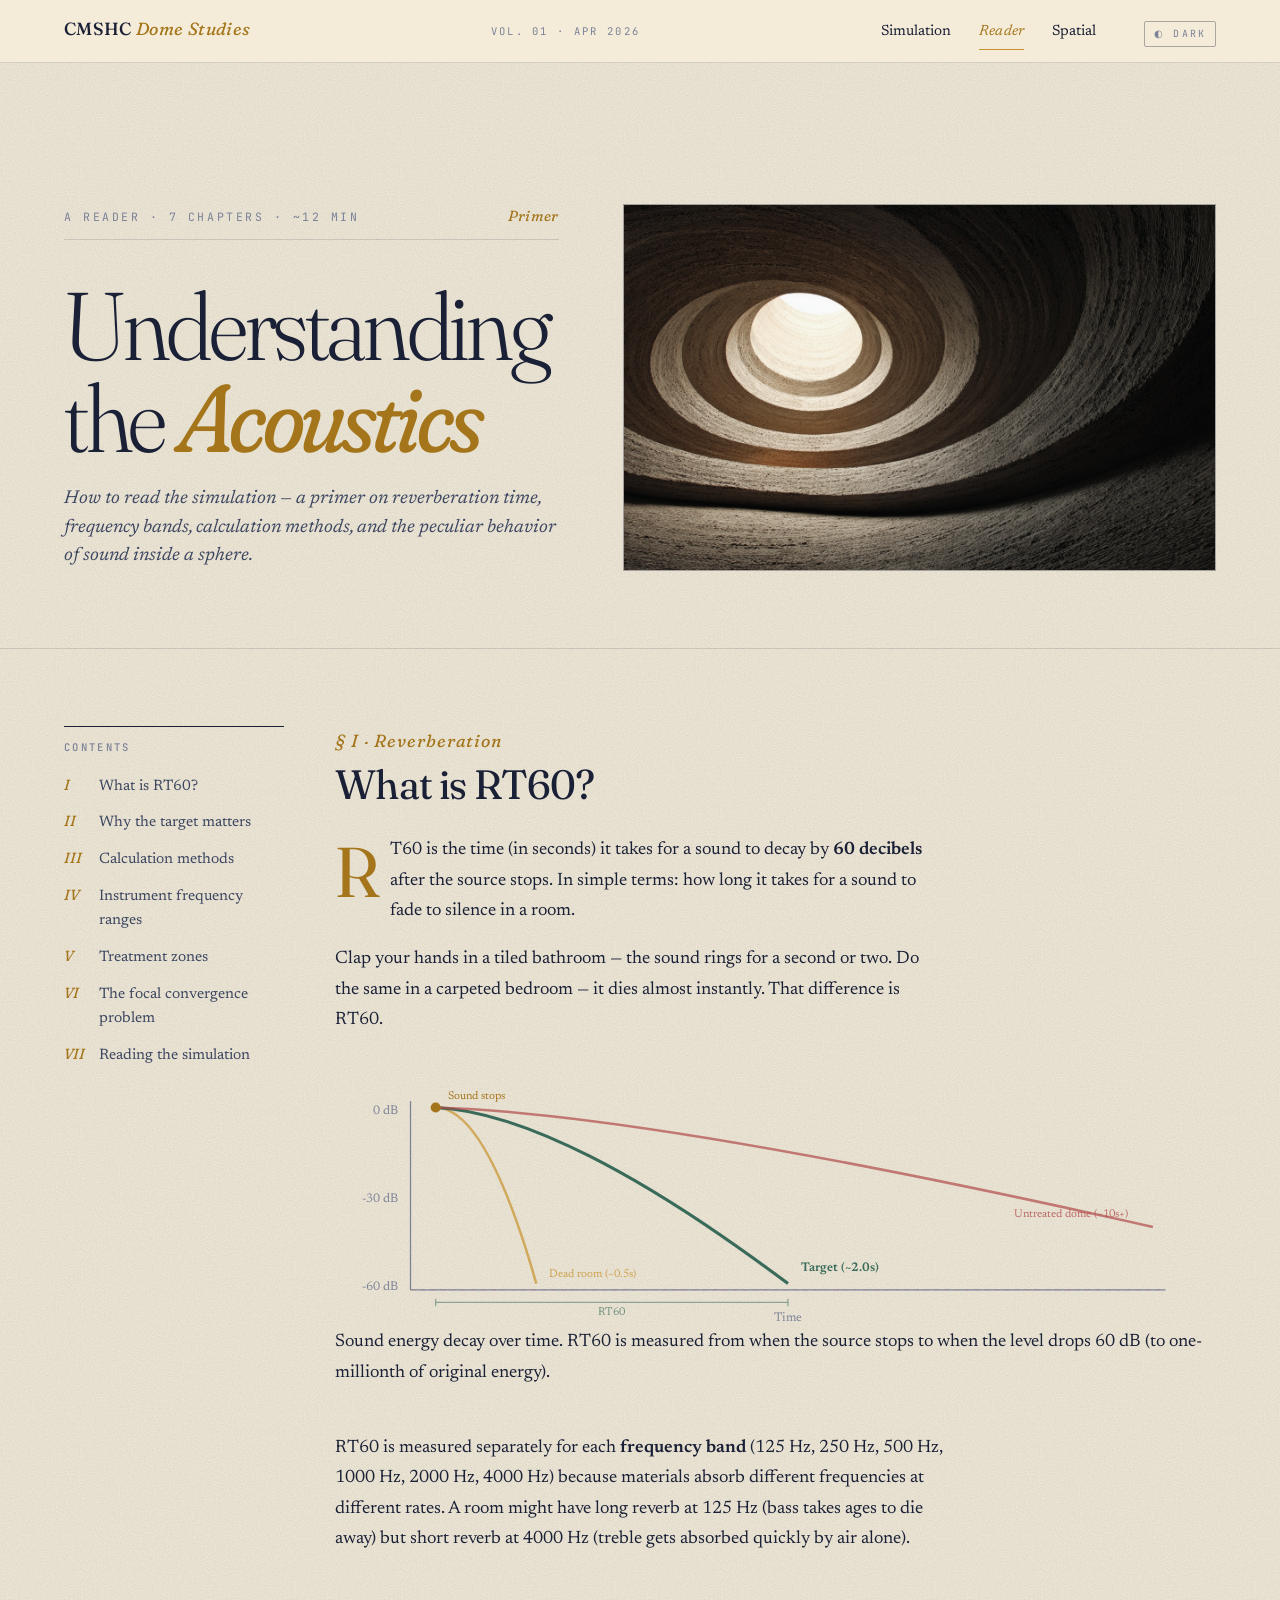
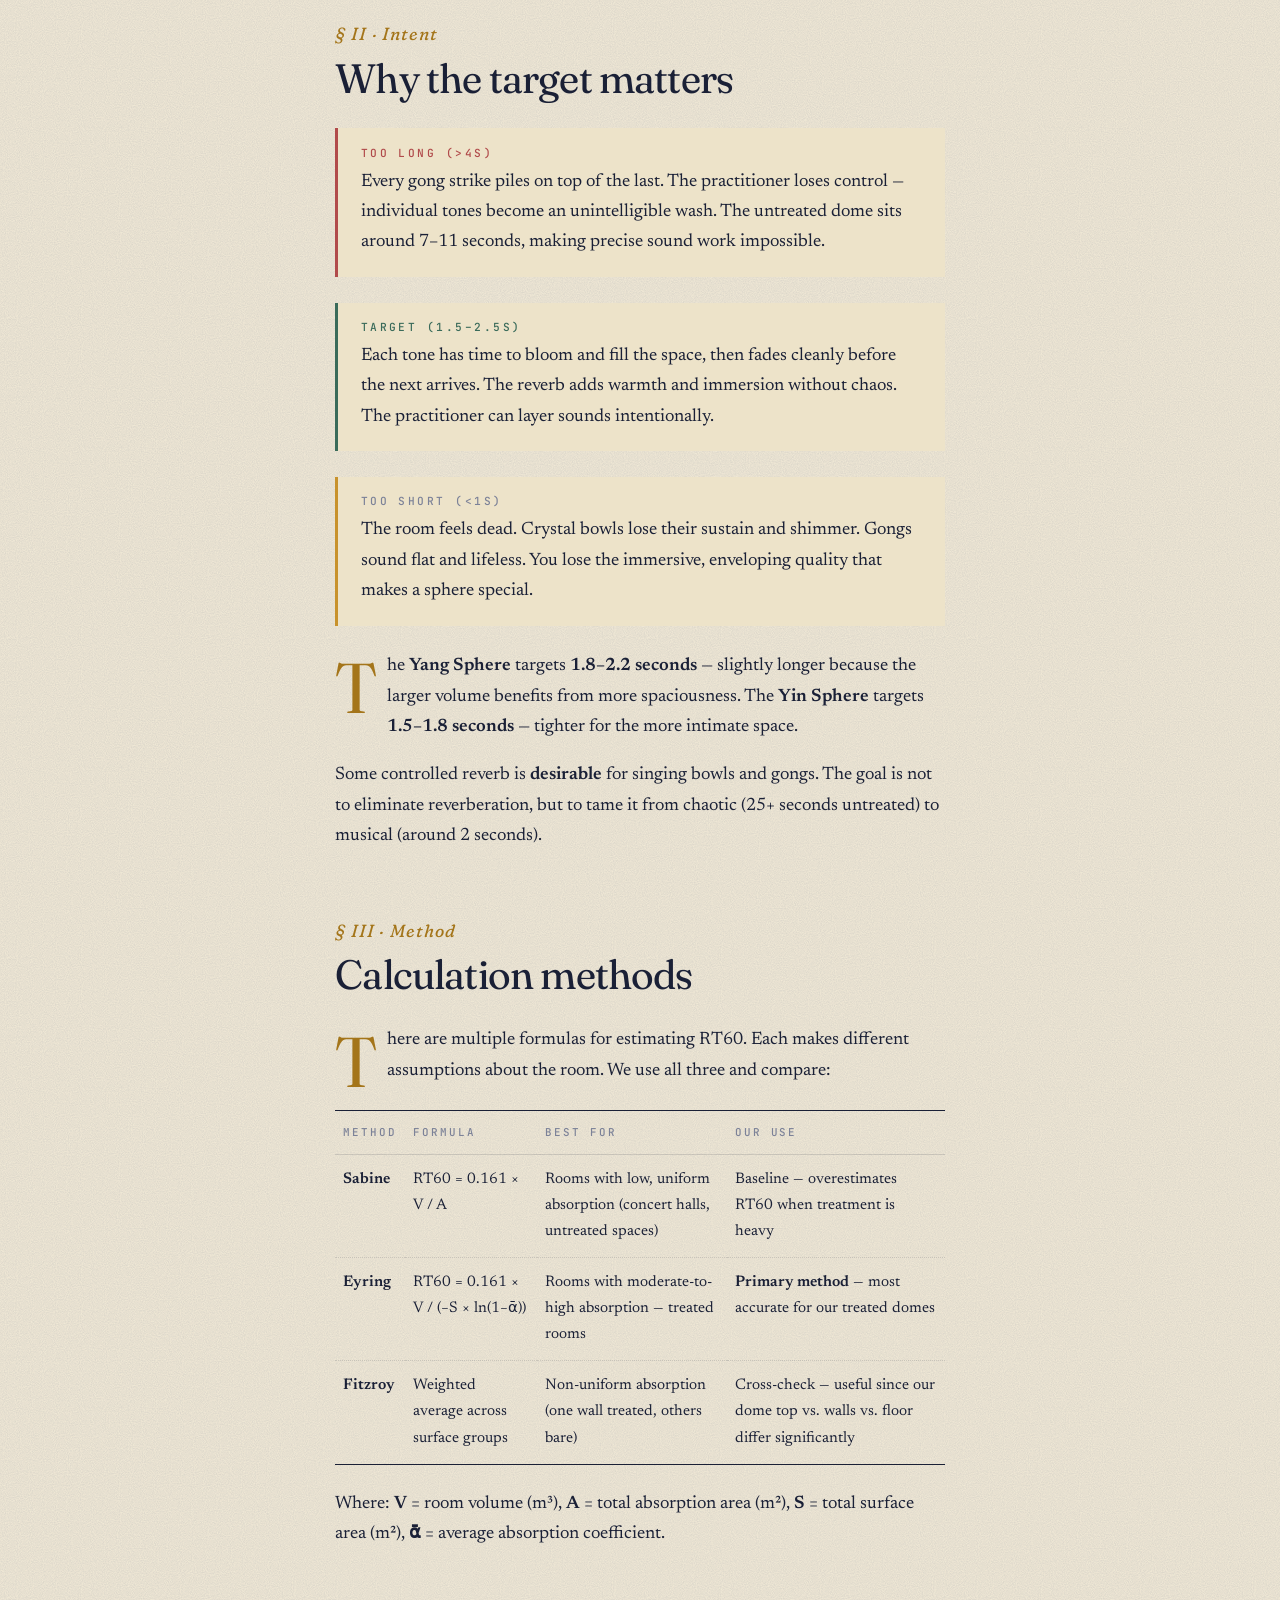
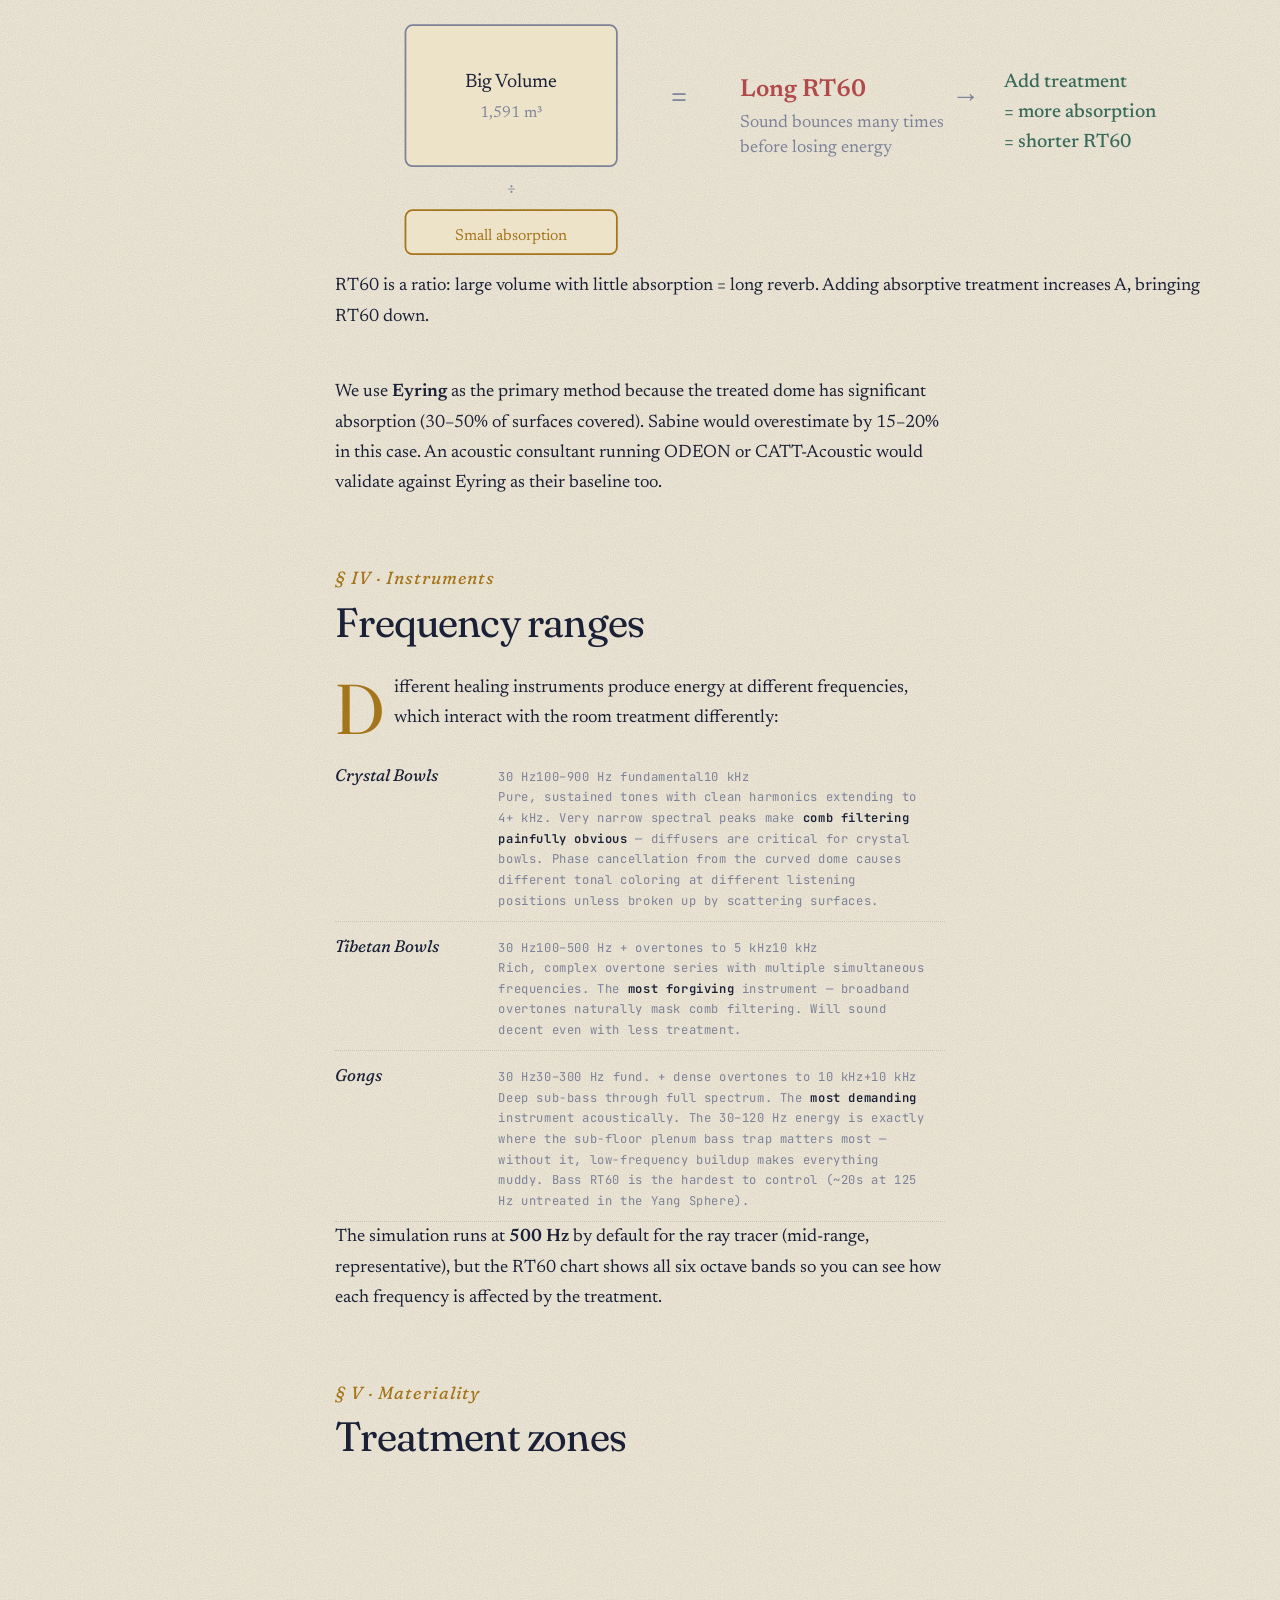
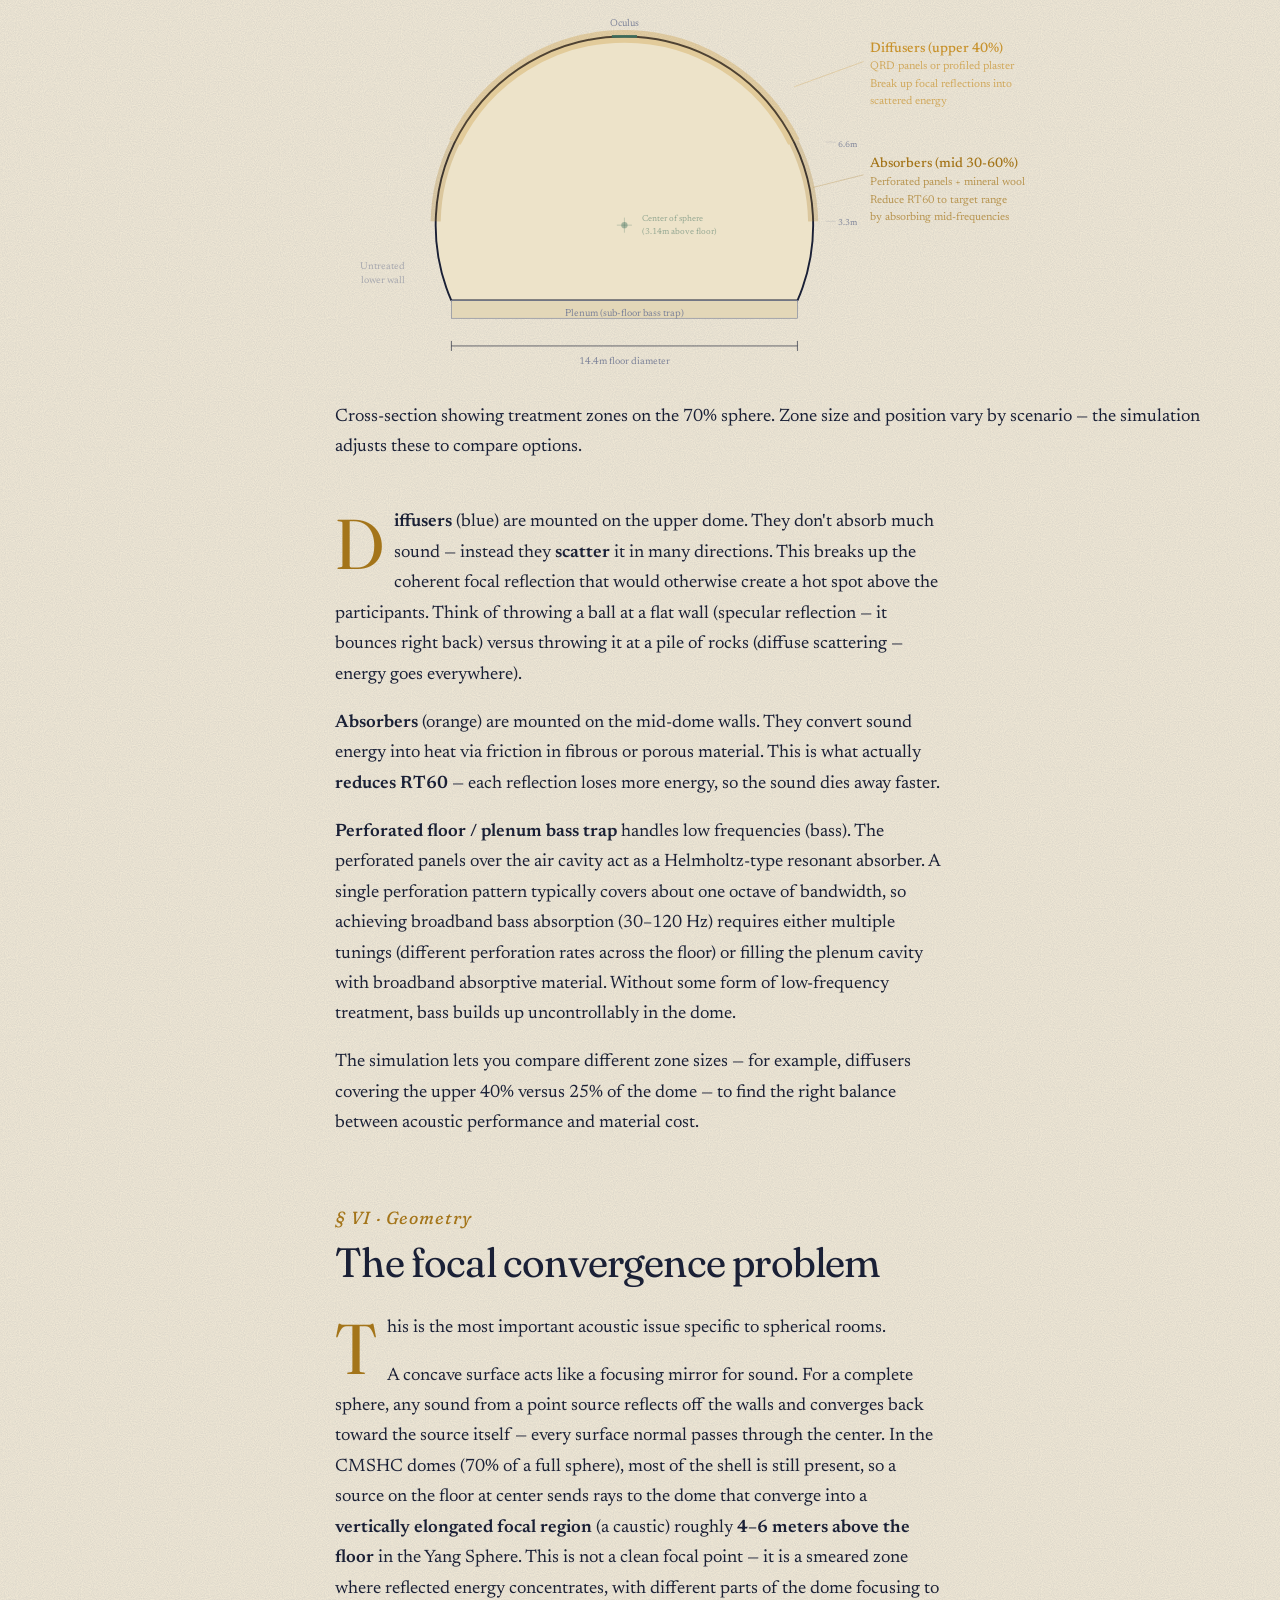
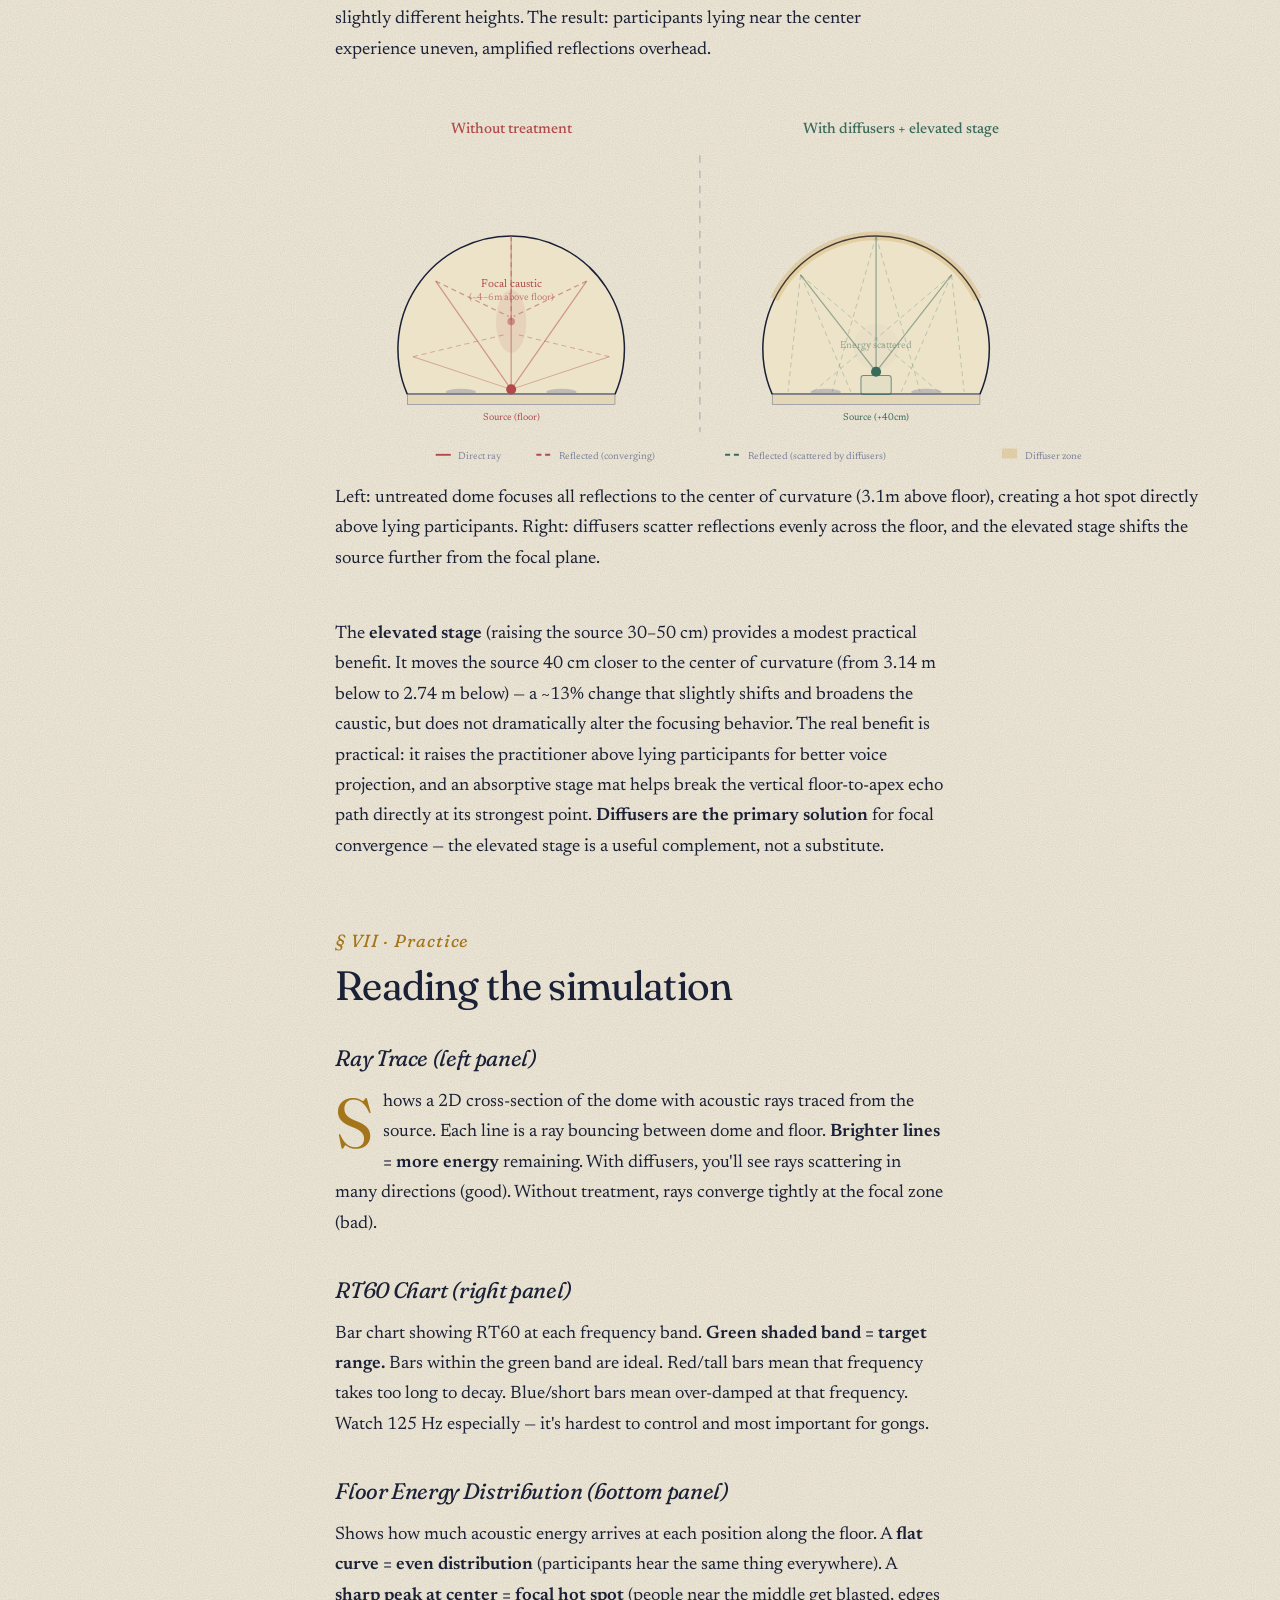
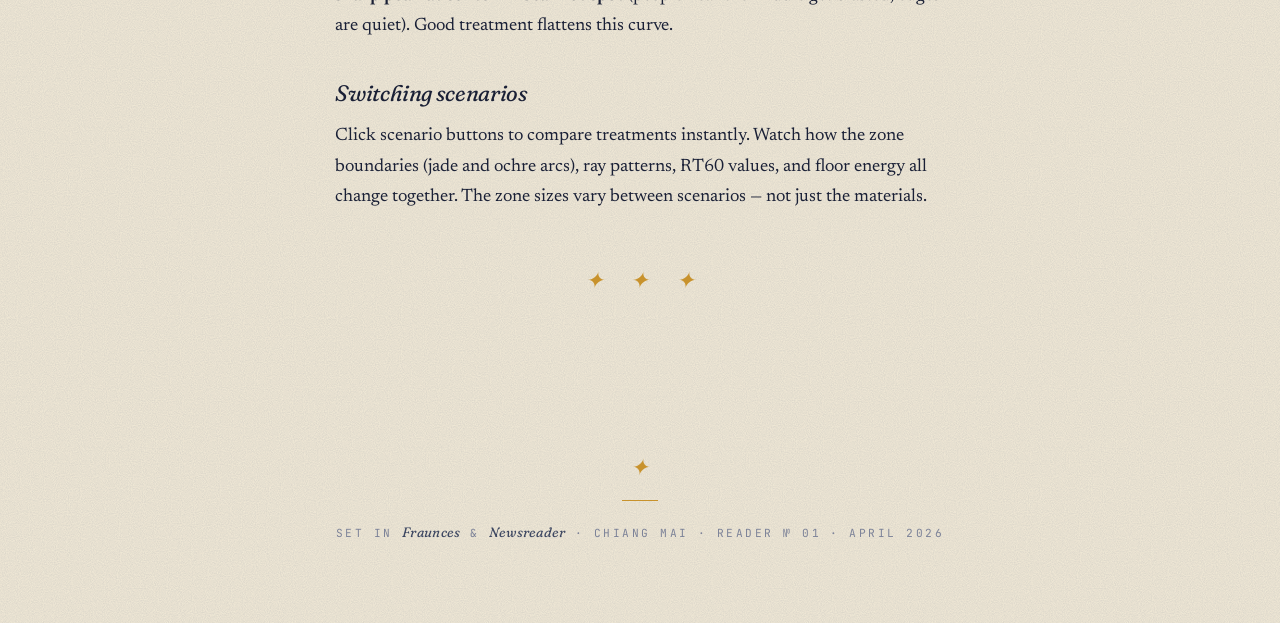
<file: learn.html>
<!DOCTYPE html>
<html lang="en">
<head>
<meta charset="UTF-8">
<meta name="viewport" content="width=device-width, initial-scale=1.0">
<title>Reader — Understanding the Acoustics · CMSHC Dome Studies</title>
<link rel="stylesheet" href="styles.css">
<script>try{var t=localStorage.getItem('cmshc-theme');if(t)document.documentElement.setAttribute('data-theme',t);}catch(e){}</script>
</head>
<body>

<header class="masthead">
  <div class="masthead__grid">
    <a href="index.html" class="masthead__wordmark">CMSHC <em>Dome Studies</em></a>
    <span class="masthead__issue">Vol. 01 · Apr 2026</span>
    <nav class="masthead__nav">
      <a href="index.html">Simulation</a>
      <a href="learn.html" class="is-active">Reader</a>
      <a href="viewer3d.html">Spatial</a>
      <button class="theme-toggle" id="theme-toggle" aria-label="Toggle theme"><span class="theme-toggle__sun">◐ Dark</span><span class="theme-toggle__moon">◑ Light</span></button>
    </nav>
  </div>
</header>

<section class="reader-hero">
  <div class="reader-hero__grid">
    <div>
      <div class="reader-hero__issue">
        <span>A Reader · 7 Chapters · ~12 min</span>
        <em>Primer</em>
      </div>
      <h1 class="reader-hero__title">Understanding<br>the <em>Acoustics</em></h1>
      <p class="reader-hero__dek">How to read the simulation — a primer on reverberation time, frequency bands, calculation methods, and the peculiar behavior of sound inside a sphere.</p>
    </div>
    <img class="reader-hero__plate" src="img/oculus.jpg" alt="" aria-hidden="true">
  </div>
</section>

<div class="reader">

<aside class="reader__toc">
  <div class="reader__toc-label">Contents</div>
  <ol>
    <li><span class="rom">I</span><a href="#rt60">What is RT60?</a></li>
    <li><span class="rom">II</span><a href="#why-target">Why the target matters</a></li>
    <li><span class="rom">III</span><a href="#methods">Calculation methods</a></li>
    <li><span class="rom">IV</span><a href="#instruments">Instrument frequency ranges</a></li>
    <li><span class="rom">V</span><a href="#treatment">Treatment zones</a></li>
    <li><span class="rom">VI</span><a href="#focal">The focal convergence problem</a></li>
    <li><span class="rom">VII</span><a href="#reading">Reading the simulation</a></li>
  </ol>
</aside>

<main class="reader__body">

<!-- ───────────────────────── RT60 ───────────────────────── -->

<article class="reader__chapter reveal" id="rt60">
<span class="reader__chapter-mark">§ I · Reverberation</span>
<h2>What is RT60?</h2>

<p>RT60 is the time (in seconds) it takes for a sound to decay by <strong>60 decibels</strong> after the source stops. In simple terms: how long it takes for a sound to fade to silence in a room.</p>

<p>Clap your hands in a tiled bathroom — the sound rings for a second or two. Do the same in a carpeted bedroom — it dies almost instantly. That difference is RT60.</p>

<div class="diagram reveal">
  <svg width="700" height="200" viewBox="0 0 700 200">
    <!-- Axes -->
    <line x1="60" y1="20" x2="60" y2="170" stroke="#7c8298" stroke-width="1"/>
    <line x1="60" y1="170" x2="660" y2="170" stroke="#7c8298" stroke-width="1"/>

    <!-- Y axis labels -->
    <text x="50" y="30" text-anchor="end" fill="#7c8298" font-size="10">0 dB</text>
    <text x="50" y="100" text-anchor="end" fill="#7c8298" font-size="10">-30 dB</text>
    <text x="50" y="170" text-anchor="end" fill="#7c8298" font-size="10">-60 dB</text>

    <!-- X axis label -->
    <text x="360" y="195" text-anchor="middle" fill="#7c8298" font-size="10">Time</text>

    <!-- -60dB reference line -->
    <line x1="60" y1="170" x2="660" y2="170" stroke="#b14b4b" stroke-width="0.5" stroke-dasharray="4,4" opacity="0.3"/>

    <!-- Short RT60 decay (dead room ~0.5s) -->
    <path d="M 80,25 Q 120,25 160,165" fill="none" stroke="#c8922c" stroke-width="2" opacity="0.7"/>
    <text x="170" y="160" fill="#c8922c" font-size="9" opacity="0.8">Dead room (~0.5s)</text>

    <!-- Target RT60 decay (~2s) -->
    <path d="M 80,25 Q 180,30 360,165" fill="none" stroke="#3a6b5a" stroke-width="2.5"/>
    <text x="370" y="155" fill="#3a6b5a" font-size="10" font-weight="600">Target (~2.0s)</text>

    <!-- Long RT60 decay (untreated dome ~10s) - still decaying at edge -->
    <path d="M 80,25 Q 250,30 650,120" fill="none" stroke="#b14b4b" stroke-width="2" opacity="0.7"/>
    <text x="540" y="112" fill="#b14b4b" font-size="9" opacity="0.8">Untreated dome (~10s+)</text>

    <!-- Sound source marker -->
    <circle cx="80" cy="25" r="4" fill="#a4751a"/>
    <text x="90" y="18" fill="#a4751a" font-size="9">Sound stops</text>

    <!-- RT60 bracket -->
    <line x1="80" y1="180" x2="360" y2="180" stroke="#3a6b5a" stroke-width="1" opacity="0.5"/>
    <line x1="80" y1="177" x2="80" y2="183" stroke="#3a6b5a" stroke-width="1" opacity="0.5"/>
    <line x1="360" y1="177" x2="360" y2="183" stroke="#3a6b5a" stroke-width="1" opacity="0.5"/>
    <text x="220" y="190" text-anchor="middle" fill="#3a6b5a" font-size="9" opacity="0.7">RT60</text>
  </svg>
  <div class="caption">Sound energy decay over time. RT60 is measured from when the source stops to when the level drops 60 dB (to one-millionth of original energy).</div>
</div>

<p>RT60 is measured separately for each <strong>frequency band</strong> (125 Hz, 250 Hz, 500 Hz, 1000 Hz, 2000 Hz, 4000 Hz) because materials absorb different frequencies at different rates. A room might have long reverb at 125 Hz (bass takes ages to die away) but short reverb at 4000 Hz (treble gets absorbed quickly by air alone).</p>

<!-- ───────────────────────── WHY TARGET ───────────────────────── -->

</article>

<article class="reader__chapter reveal" id="why-target">
<span class="reader__chapter-mark">§ II · Intent</span>
<h2>Why the target matters</h2>

<div class="comparison reveal">
  <div class="note warn">
    <h4>Too long (>4s)</h4>
    <p>Every gong strike piles on top of the last. The practitioner loses control — individual tones become an unintelligible wash. The untreated dome sits around 7–11 seconds, making precise sound work impossible.</p>
  </div>
  <div class="note good">
    <h4>Target (1.5–2.5s)</h4>
    <p>Each tone has time to bloom and fill the space, then fades cleanly before the next arrives. The reverb adds warmth and immersion without chaos. The practitioner can layer sounds intentionally.</p>
  </div>
  <div class="note">
    <h4>Too short (<1s)</h4>
    <p>The room feels dead. Crystal bowls lose their sustain and shimmer. Gongs sound flat and lifeless. You lose the immersive, enveloping quality that makes a sphere special.</p>
  </div>
</div>

<p>The <strong>Yang Sphere</strong> targets <strong>1.8–2.2 seconds</strong> — slightly longer because the larger volume benefits from more spaciousness. The <strong>Yin Sphere</strong> targets <strong>1.5–1.8 seconds</strong> — tighter for the more intimate space.</p>

<p>Some controlled reverb is <strong>desirable</strong> for singing bowls and gongs. The goal is not to eliminate reverberation, but to tame it from chaotic (25+ seconds untreated) to musical (around 2 seconds).</p>

<!-- ───────────────────────── METHODS ───────────────────────── -->

</article>

<article class="reader__chapter reveal" id="methods">
<span class="reader__chapter-mark">§ III · Method</span>
<h2>Calculation methods</h2>

<p>There are multiple formulas for estimating RT60. Each makes different assumptions about the room. We use all three and compare:</p>

<table class="method-table reveal">
  <tr>
    <th>Method</th>
    <th>Formula</th>
    <th>Best for</th>
    <th>Our use</th>
  </tr>
  <tr>
    <td><strong>Sabine</strong></td>
    <td>RT60 = 0.161 × V / A</td>
    <td>Rooms with low, uniform absorption (concert halls, untreated spaces)</td>
    <td>Baseline — overestimates RT60 when treatment is heavy</td>
  </tr>
  <tr>
    <td><strong>Eyring</strong></td>
    <td>RT60 = 0.161 × V / (−S × ln(1−ᾱ))</td>
    <td>Rooms with moderate-to-high absorption — treated rooms</td>
    <td><strong>Primary method</strong> — most accurate for our treated domes</td>
  </tr>
  <tr>
    <td><strong>Fitzroy</strong></td>
    <td>Weighted average across surface groups</td>
    <td>Non-uniform absorption (one wall treated, others bare)</td>
    <td>Cross-check — useful since our dome top vs. walls vs. floor differ significantly</td>
  </tr>
</table>

<p>Where: <strong>V</strong> = room volume (m³), <strong>A</strong> = total absorption area (m²), <strong>S</strong> = total surface area (m²), <strong>ᾱ</strong> = average absorption coefficient.</p>

<div class="diagram reveal">
  <svg width="500" height="160" viewBox="0 0 500 160">
    <!-- Simple visual: V / A relationship -->
    <rect x="40" y="20" width="120" height="80" rx="4" fill="#ede3c9" stroke="#7c8298" stroke-width="1"/>
    <text x="100" y="55" text-anchor="middle" fill="#1a2036" font-size="11">Big Volume</text>
    <text x="100" y="72" text-anchor="middle" fill="#7c8298" font-size="9">1,591 m³</text>
    <text x="100" y="115" text-anchor="middle" fill="#7c8298" font-size="10">÷</text>

    <rect x="40" y="125" width="120" height="25" rx="4" fill="#ede3c9" stroke="#a4751a" stroke-width="1"/>
    <text x="100" y="142" text-anchor="middle" fill="#a4751a" font-size="9">Small absorption</text>

    <text x="190" y="65" fill="#7c8298" font-size="20">=</text>

    <text x="230" y="60" fill="#b14b4b" font-size="14" font-weight="600">Long RT60</text>
    <text x="230" y="78" fill="#7c8298" font-size="10">Sound bounces many times</text>
    <text x="230" y="92" fill="#7c8298" font-size="10">before losing energy</text>

    <!-- Arrow -->
    <text x="350" y="65" fill="#7c8298" font-size="16">→</text>

    <text x="380" y="55" fill="#3a6b5a" font-size="11" font-weight="500">Add treatment</text>
    <text x="380" y="72" fill="#3a6b5a" font-size="11" font-weight="500">= more absorption</text>
    <text x="380" y="89" fill="#3a6b5a" font-size="11" font-weight="500">= shorter RT60</text>
  </svg>
  <div class="caption">RT60 is a ratio: large volume with little absorption = long reverb. Adding absorptive treatment increases A, bringing RT60 down.</div>
</div>

<p>We use <strong>Eyring</strong> as the primary method because the treated dome has significant absorption (30–50% of surfaces covered). Sabine would overestimate by 15–20% in this case. An acoustic consultant running ODEON or CATT-Acoustic would validate against Eyring as their baseline too.</p>

<!-- ───────────────────────── INSTRUMENTS ───────────────────────── -->

</article>

<article class="reader__chapter reveal" id="instruments">
<span class="reader__chapter-mark">§ IV · Instruments</span>
<h2>Frequency ranges</h2>

<p>Different healing instruments produce energy at different frequencies, which interact with the room treatment differently:</p>

<div class="instrument-row reveal">
  <div class="name">Crystal Bowls</div>
  <div class="detail">
    <div class="freq-bar" style="background: linear-gradient(90deg, transparent 8%, #c8922c 8%, #c8922c 55%, transparent 55%); opacity:0.5;"></div>
    <div class="freq-label"><span>30 Hz</span><span>100–900 Hz fundamental</span><span>10 kHz</span></div>
    Pure, sustained tones with clean harmonics extending to 4+ kHz. Very narrow spectral peaks make <strong>comb filtering painfully obvious</strong> — diffusers are critical for crystal bowls. Phase cancellation from the curved dome causes different tonal coloring at different listening positions unless broken up by scattering surfaces.
  </div>
</div>

<div class="instrument-row reveal">
  <div class="name">Tibetan Bowls</div>
  <div class="detail">
    <div class="freq-bar" style="background: linear-gradient(90deg, transparent 6%, #a4751a 6%, #a4751a 42%, #a4751a66 42%, #a4751a33 70%, transparent 70%); opacity:0.5;"></div>
    <div class="freq-label"><span>30 Hz</span><span>100–500 Hz + overtones to 5 kHz</span><span>10 kHz</span></div>
    Rich, complex overtone series with multiple simultaneous frequencies. The <strong>most forgiving</strong> instrument — broadband overtones naturally mask comb filtering. Will sound decent even with less treatment.
  </div>
</div>

<div class="instrument-row reveal">
  <div class="name">Gongs</div>
  <div class="detail">
    <div class="freq-bar" style="background: linear-gradient(90deg, #b14b4b 0%, #b14b4b 25%, #b14b4b88 25%, #b14b4b44 60%, #b14b4b22 80%, transparent 95%); opacity:0.5;"></div>
    <div class="freq-label"><span>30 Hz</span><span>30–300 Hz fund. + dense overtones to 10 kHz+</span><span>10 kHz</span></div>
    Deep sub-bass through full spectrum. The <strong>most demanding</strong> instrument acoustically. The 30–120 Hz energy is exactly where the sub-floor plenum bass trap matters most — without it, low-frequency buildup makes everything muddy. Bass RT60 is the hardest to control (~20s at 125 Hz untreated in the Yang Sphere).
  </div>
</div>

<p>The simulation runs at <strong>500 Hz</strong> by default for the ray tracer (mid-range, representative), but the RT60 chart shows all six octave bands so you can see how each frequency is affected by the treatment.</p>

<!-- ───────────────────────── TREATMENT ───────────────────────── -->

</article>

<article class="reader__chapter reveal" id="treatment">
<span class="reader__chapter-mark">§ V · Materiality</span>
<h2>Treatment zones</h2>

<div class="diagram reveal">
  <!--
    Treatment zones diagram — correct 70% sphere geometry.
    Yang Sphere: R=7.855m, center 3.14m above floor, floor radius 7.20m.
    SVG: R=150px, scale=19.1px/m, center at (230,260), floor at y=320.
    Apex at y=110. Floor from x=92.5 to x=367.5.
    Diffusers (upper 40%): height 6.6-11.0m → y=194 to y=110.
    Absorbers (mid 30-60%): height 3.3-6.6m → y=257 to y=194.
    At y=194: x = 230 ± 134.7  → (95.3, 194) to (364.7, 194)
    At y=257: x = 230 ± 150.0  → (80.0, 257) to (380.0, 257)
  -->
  <svg width="700" height="400" viewBox="0 0 700 400">
    <!-- Dome shell — large arc (>180°) from left-floor over top to right-floor -->
    <path d="M 92.5,320 A 150,150 0 1,1 367.5,320" fill="#ede3c9" stroke="#1a2036" stroke-width="1.5"/>

    <!-- Floor -->
    <line x1="92.5" y1="320" x2="367.5" y2="320" stroke="#1a2036" stroke-width="2"/>

    <!-- Diffuser zone (upper 40%) — arc on dome surface from (95.3,194) over top to (364.7,194) -->
    <path d="M 95.3,194 A 150,150 0 0,1 364.7,194" fill="none" stroke="#c8922c" stroke-width="10" stroke-opacity="0.3" stroke-linecap="butt"/>

    <!-- Absorber zone (mid 30-60%) — left and right side arcs -->
    <path d="M 95.3,194 A 150,150 0 0,0 80,257" fill="none" stroke="#a4751a" stroke-width="8" stroke-opacity="0.25" stroke-linecap="butt"/>
    <path d="M 364.7,194 A 150,150 0 0,1 380,257" fill="none" stroke="#a4751a" stroke-width="8" stroke-opacity="0.25" stroke-linecap="butt"/>

    <!-- Plenum -->
    <rect x="92.5" y="320" width="275" height="14" fill="#e3d7b8" stroke="#7c8298" stroke-width="0.5"/>
    <text x="230" y="332" text-anchor="middle" fill="#7c8298" font-size="8">Plenum (sub-floor bass trap)</text>

    <!-- Untreated lower wall label -->
    <text x="56" y="295" fill="#7c8298" font-size="8" opacity="0.6" text-anchor="end">Untreated</text>
    <text x="56" y="306" fill="#7c8298" font-size="8" opacity="0.6" text-anchor="end">lower wall</text>

    <!-- Oculus -->
    <line x1="220" y1="110" x2="240" y2="110" stroke="#3a6b5a" stroke-width="2"/>
    <text x="230" y="102" text-anchor="middle" fill="#7c8298" font-size="8">Oculus</text>

    <!-- Center of sphere marker -->
    <circle cx="230" cy="260" r="2.5" fill="#3a6b5a" opacity="0.4"/>
    <line x1="224" y1="260" x2="236" y2="260" stroke="#3a6b5a" stroke-width="0.5" opacity="0.4"/>
    <line x1="230" y1="254" x2="230" y2="266" stroke="#3a6b5a" stroke-width="0.5" opacity="0.4"/>
    <text x="244" y="257" fill="#3a6b5a" font-size="7" opacity="0.5">Center of sphere</text>
    <text x="244" y="267" fill="#3a6b5a" font-size="7" opacity="0.5">(3.14m above floor)</text>

    <!-- Labels — right side, outside the dome -->
    <line x1="365" y1="150" x2="420" y2="130" stroke="#c8922c" stroke-width="0.5" opacity="0.4"/>
    <text x="425" y="122" fill="#c8922c" font-size="11" font-weight="500">Diffusers (upper 40%)</text>
    <text x="425" y="136" fill="#c8922c" font-size="9" opacity="0.7">QRD panels or profiled plaster</text>
    <text x="425" y="150" fill="#c8922c" font-size="9" opacity="0.7">Break up focal reflections into</text>
    <text x="425" y="164" fill="#c8922c" font-size="9" opacity="0.7">scattered energy</text>

    <line x1="380" y1="230" x2="420" y2="220" stroke="#a4751a" stroke-width="0.5" opacity="0.4"/>
    <text x="425" y="214" fill="#a4751a" font-size="11" font-weight="500">Absorbers (mid 30-60%)</text>
    <text x="425" y="228" fill="#a4751a" font-size="9" opacity="0.7">Perforated panels + mineral wool</text>
    <text x="425" y="242" fill="#a4751a" font-size="9" opacity="0.7">Reduce RT60 to target range</text>
    <text x="425" y="256" fill="#a4751a" font-size="9" opacity="0.7">by absorbing mid-frequencies</text>

    <!-- Floor dimension -->
    <line x1="92.5" y1="356" x2="367.5" y2="356" stroke="#1a2036" stroke-width="0.5"/>
    <line x1="92.5" y1="352" x2="92.5" y2="360" stroke="#1a2036" stroke-width="0.5"/>
    <line x1="367.5" y1="352" x2="367.5" y2="360" stroke="#1a2036" stroke-width="0.5"/>
    <text x="230" y="370" text-anchor="middle" fill="#7c8298" font-size="8">14.4m floor diameter</text>

    <!-- Height markers -->
    <text x="400" y="198" fill="#7c8298" font-size="7">6.6m</text>
    <text x="400" y="260" fill="#7c8298" font-size="7">3.3m</text>
    <line x1="390" y1="194" x2="398" y2="194" stroke="#7c8298" stroke-width="0.5" opacity="0.3"/>
    <line x1="390" y1="257" x2="398" y2="257" stroke="#7c8298" stroke-width="0.5" opacity="0.3"/>
  </svg>
  <div class="caption">Cross-section showing treatment zones on the 70% sphere. Zone size and position vary by scenario — the simulation adjusts these to compare options.</div>
</div>

<p><strong>Diffusers</strong> (blue) are mounted on the upper dome. They don't absorb much sound — instead they <strong>scatter</strong> it in many directions. This breaks up the coherent focal reflection that would otherwise create a hot spot above the participants. Think of throwing a ball at a flat wall (specular reflection — it bounces right back) versus throwing it at a pile of rocks (diffuse scattering — energy goes everywhere).</p>

<p><strong>Absorbers</strong> (orange) are mounted on the mid-dome walls. They convert sound energy into heat via friction in fibrous or porous material. This is what actually <strong>reduces RT60</strong> — each reflection loses more energy, so the sound dies away faster.</p>

<p><strong>Perforated floor / plenum bass trap</strong> handles low frequencies (bass). The perforated panels over the air cavity act as a Helmholtz-type resonant absorber. A single perforation pattern typically covers about one octave of bandwidth, so achieving broadband bass absorption (30–120 Hz) requires either multiple tunings (different perforation rates across the floor) or filling the plenum cavity with broadband absorptive material. Without some form of low-frequency treatment, bass builds up uncontrollably in the dome.</p>

<p>The simulation lets you compare different zone sizes — for example, diffusers covering the upper 40% versus 25% of the dome — to find the right balance between acoustic performance and material cost.</p>

<!-- ───────────────────────── FOCAL ───────────────────────── -->

</article>

<article class="reader__chapter reveal" id="focal">
<span class="reader__chapter-mark">§ VI · Geometry</span>
<h2>The focal convergence problem</h2>

<p>This is the most important acoustic issue specific to spherical rooms.</p>

<p>A concave surface acts like a focusing mirror for sound. For a complete sphere, any sound from a point source reflects off the walls and converges back toward the source itself — every surface normal passes through the center. In the CMSHC domes (70% of a full sphere), most of the shell is still present, so a source on the floor at center sends rays to the dome that converge into a <strong>vertically elongated focal region</strong> (a caustic) roughly <strong>4–6 meters above the floor</strong> in the Yang Sphere. This is not a clean focal point — it is a smeared zone where reflected energy concentrates, with different parts of the dome focusing to slightly different heights. The result: participants lying near the center experience uneven, amplified reflections overhead.</p>

<div class="diagram reveal">
  <!--
    Focal convergence diagram — two 70% spheres side by side.
    R=90px, scale=11.46px/m, center_above_floor=36px.
    Floor Y=230, center Y=194, apex Y=104.
    Floor half-width=82.5px.
    Left dome center x=140, right dome center x=430.
    Focal zone at center of curvature = y=194 (36px above floor).
    Diffuser zone bottom at y=230-75.6=154.4. At y=154.4: x_offset=±80.8
  -->
  <svg width="700" height="300" viewBox="0 0 700 300">
    <!-- LEFT: Without treatment -->
    <text x="140" y="22" text-anchor="middle" fill="#b14b4b" font-size="12" font-weight="500">Without treatment</text>

    <!-- Dome — 70% sphere, large arc -->
    <path d="M 57.5,230 A 90,90 0 1,1 222.5,230" fill="#ede3c9" stroke="#1a2036" stroke-width="1.2"/>
    <line x1="57.5" y1="230" x2="222.5" y2="230" stroke="#1a2036" stroke-width="1.5"/>
    <!-- Plenum -->
    <rect x="57.5" y="230" width="165" height="8" fill="#e3d7b8" stroke="#7c8298" stroke-width="0.5"/>

    <!-- Source at floor center -->
    <circle cx="140" cy="226" r="4" fill="#b14b4b"/>
    <text x="140" y="250" text-anchor="middle" fill="#b14b4b" font-size="8">Source (floor)</text>

    <!-- Rays converging to focal caustic (4-6m above floor = y≈161-184) -->
    <!-- Apex ray — converges lowest in the caustic (~5m = y≈173) -->
    <line x1="140" y1="226" x2="140" y2="104" stroke="#b14b4b" stroke-width="1" opacity="0.5"/>
    <line x1="140" y1="104" x2="140" y2="173" stroke="#b14b4b" stroke-width="1" opacity="0.5" stroke-dasharray="4,3"/>

    <!-- Upper dome rays — converge to ~5m -->
    <line x1="140" y1="226" x2="80" y2="140" stroke="#b14b4b" stroke-width="1" opacity="0.5"/>
    <line x1="80" y1="140" x2="138" y2="168" stroke="#b14b4b" stroke-width="1" opacity="0.5" stroke-dasharray="4,3"/>

    <line x1="140" y1="226" x2="200" y2="140" stroke="#b14b4b" stroke-width="1" opacity="0.5"/>
    <line x1="200" y1="140" x2="142" y2="168" stroke="#b14b4b" stroke-width="1" opacity="0.5" stroke-dasharray="4,3"/>

    <!-- Lower wall rays — converge higher in the caustic (~4m = y≈184) -->
    <line x1="140" y1="226" x2="62" y2="200" stroke="#b14b4b" stroke-width="0.8" opacity="0.4"/>
    <line x1="62" y1="200" x2="137" y2="182" stroke="#b14b4b" stroke-width="0.8" opacity="0.4" stroke-dasharray="4,3"/>

    <line x1="140" y1="226" x2="218" y2="200" stroke="#b14b4b" stroke-width="0.8" opacity="0.4"/>
    <line x1="218" y1="200" x2="143" y2="182" stroke="#b14b4b" stroke-width="0.8" opacity="0.4" stroke-dasharray="4,3"/>

    <!-- Focal caustic region — elongated vertically, roughly 4-6m above floor -->
    <!-- At scale 11.46 px/m: 4m = 45.8px, 6m = 68.8px above floor (y=230) -->
    <ellipse cx="140" cy="172" rx="12" ry="25" fill="#b14b4b" opacity="0.10"/>
    <circle cx="140" cy="172" r="3" fill="#b14b4b" opacity="0.5"/>
    <text x="140" y="145" text-anchor="middle" fill="#b14b4b" font-size="9">Focal caustic</text>
    <text x="140" y="155" text-anchor="middle" fill="#b14b4b" font-size="8" opacity="0.7">(~4–6m above floor)</text>

    <!-- Participants -->
    <ellipse cx="100" cy="228" rx="12" ry="2.5" fill="#7c8298" opacity="0.4"/>
    <ellipse cx="180" cy="228" rx="12" ry="2.5" fill="#7c8298" opacity="0.4"/>

    <!-- Divider -->
    <line x1="290" y1="40" x2="290" y2="260" stroke="#7c8298" stroke-width="0.5" stroke-dasharray="6,6"/>

    <!-- RIGHT: With treatment -->
    <text x="450" y="22" text-anchor="middle" fill="#3a6b5a" font-size="12" font-weight="500">With diffusers + elevated stage</text>

    <!-- Dome — 70% sphere -->
    <path d="M 347.5,230 A 90,90 0 1,1 512.5,230" fill="#ede3c9" stroke="#1a2036" stroke-width="1.2"/>
    <line x1="347.5" y1="230" x2="512.5" y2="230" stroke="#1a2036" stroke-width="1.5"/>
    <!-- Plenum -->
    <rect x="347.5" y="230" width="165" height="8" fill="#e3d7b8" stroke="#7c8298" stroke-width="0.5"/>

    <!-- Diffuser zone on dome surface — upper 40% -->
    <!-- At y=154.4: x = 430 ± 80.8 → (349.2, 154.4) to (510.8, 154.4) -->
    <path d="M 349.2,154.4 A 90,90 0 0,1 510.8,154.4" fill="none" stroke="#c8922c" stroke-width="7" stroke-opacity="0.25" stroke-linecap="butt"/>

    <!-- Elevated stage platform -->
    <rect x="418" y="215" width="24" height="15" rx="2" fill="rgba(109, 181, 133, 0.1)" stroke="#3a6b5a" stroke-width="0.8" opacity="0.7"/>

    <!-- Source on elevated stage -->
    <circle cx="430" cy="212" r="4" fill="#3a6b5a"/>
    <text x="430" y="250" text-anchor="middle" fill="#3a6b5a" font-size="8">Source (+40cm)</text>

    <!-- Rays scattering — left ray hits diffuser zone, scatters -->
    <line x1="430" y1="212" x2="370" y2="135" stroke="#3a6b5a" stroke-width="1" opacity="0.5"/>
    <line x1="370" y1="135" x2="360" y2="228" stroke="#3a6b5a" stroke-width="0.7" opacity="0.3" stroke-dasharray="4,3"/>
    <line x1="370" y1="135" x2="410" y2="228" stroke="#3a6b5a" stroke-width="0.7" opacity="0.3" stroke-dasharray="4,3"/>
    <line x1="370" y1="135" x2="480" y2="228" stroke="#3a6b5a" stroke-width="0.7" opacity="0.3" stroke-dasharray="4,3"/>

    <!-- Right ray hits diffuser zone, scatters -->
    <line x1="430" y1="212" x2="490" y2="135" stroke="#3a6b5a" stroke-width="1" opacity="0.5"/>
    <line x1="490" y1="135" x2="500" y2="228" stroke="#3a6b5a" stroke-width="0.7" opacity="0.3" stroke-dasharray="4,3"/>
    <line x1="490" y1="135" x2="450" y2="228" stroke="#3a6b5a" stroke-width="0.7" opacity="0.3" stroke-dasharray="4,3"/>
    <line x1="490" y1="135" x2="380" y2="228" stroke="#3a6b5a" stroke-width="0.7" opacity="0.3" stroke-dasharray="4,3"/>

    <!-- Top ray scatters wide -->
    <line x1="430" y1="212" x2="430" y2="104" stroke="#3a6b5a" stroke-width="1" opacity="0.5"/>
    <line x1="430" y1="104" x2="395" y2="228" stroke="#3a6b5a" stroke-width="0.7" opacity="0.3" stroke-dasharray="4,3"/>
    <line x1="430" y1="104" x2="465" y2="228" stroke="#3a6b5a" stroke-width="0.7" opacity="0.3" stroke-dasharray="4,3"/>

    <!-- Faded focal zone — no concentration -->
    <circle cx="430" cy="192" r="18" fill="#3a6b5a" opacity="0.03"/>
    <text x="430" y="193" text-anchor="middle" fill="#3a6b5a" font-size="8" opacity="0.5">Energy scattered</text>

    <!-- Participants -->
    <ellipse cx="390" cy="228" rx="12" ry="2.5" fill="#7c8298" opacity="0.4"/>
    <ellipse cx="470" cy="228" rx="12" ry="2.5" fill="#7c8298" opacity="0.4"/>

    <!-- Legend at bottom -->
    <line x1="80" y1="278" x2="92" y2="278" stroke="#b14b4b" stroke-width="1.5"/>
    <text x="98" y="281" fill="#7c8298" font-size="8">Direct ray</text>
    <line x1="160" y1="278" x2="172" y2="278" stroke="#b14b4b" stroke-width="1.5" stroke-dasharray="4,3"/>
    <text x="178" y="281" fill="#7c8298" font-size="8">Reflected (converging)</text>
    <line x1="310" y1="278" x2="322" y2="278" stroke="#3a6b5a" stroke-width="1.5" stroke-dasharray="4,3"/>
    <text x="328" y="281" fill="#7c8298" font-size="8">Reflected (scattered by diffusers)</text>
    <rect x="530" y="273" width="12" height="8" rx="1" fill="#c8922c" opacity="0.25"/>
    <text x="548" y="281" fill="#7c8298" font-size="8">Diffuser zone</text>
  </svg>
  <div class="caption">Left: untreated dome focuses all reflections to the center of curvature (3.1m above floor), creating a hot spot directly above lying participants. Right: diffusers scatter reflections evenly across the floor, and the elevated stage shifts the source further from the focal plane.</div>
</div>

<p>The <strong>elevated stage</strong> (raising the source 30–50 cm) provides a modest practical benefit. It moves the source 40 cm closer to the center of curvature (from 3.14 m below to 2.74 m below) — a ~13% change that slightly shifts and broadens the caustic, but does not dramatically alter the focusing behavior. The real benefit is practical: it raises the practitioner above lying participants for better voice projection, and an absorptive stage mat helps break the vertical floor-to-apex echo path directly at its strongest point. <strong>Diffusers are the primary solution</strong> for focal convergence — the elevated stage is a useful complement, not a substitute.</p>

<!-- ───────────────────────── READING ───────────────────────── -->

</article>

<article class="reader__chapter reveal" id="reading">
<span class="reader__chapter-mark">§ VII · Practice</span>
<h2>Reading the simulation</h2>

<h3>Ray Trace (left panel)</h3>
<p>Shows a 2D cross-section of the dome with acoustic rays traced from the source. Each line is a ray bouncing between dome and floor. <strong>Brighter lines = more energy</strong> remaining. With diffusers, you'll see rays scattering in many directions (good). Without treatment, rays converge tightly at the focal zone (bad).</p>

<h3>RT60 Chart (right panel)</h3>
<p>Bar chart showing RT60 at each frequency band. <strong>Green shaded band = target range.</strong> Bars within the green band are ideal. Red/tall bars mean that frequency takes too long to decay. Blue/short bars mean over-damped at that frequency. Watch 125 Hz especially — it's hardest to control and most important for gongs.</p>

<h3>Floor Energy Distribution (bottom panel)</h3>
<p>Shows how much acoustic energy arrives at each position along the floor. A <strong>flat curve = even distribution</strong> (participants hear the same thing everywhere). A <strong>sharp peak at center = focal hot spot</strong> (people near the middle get blasted, edges are quiet). Good treatment flattens this curve.</p>

<h3>Switching scenarios</h3>
<p>Click scenario buttons to compare treatments instantly. Watch how the zone boundaries (jade and ochre arcs), ray patterns, RT60 values, and floor energy all change together. The zone sizes vary between scenarios — not just the materials.</p>
</article>

<p class="ornament"><span>✦</span><span>✦</span><span>✦</span></p>

</main>

</div><!-- /.reader -->

<footer class="colophon">
  <span class="colophon__ornament">✦</span>
  <div class="colophon__rule"></div>
  <p class="colophon__line">Set in <em>Fraunces</em> &amp; <em>Newsreader</em> · Chiang Mai · Reader № 01 · April 2026</p>
</footer>

<script>
const obs = new IntersectionObserver(entries => {
  entries.forEach(e => { if (e.isIntersecting) e.target.classList.add('is-visible'); });
}, { threshold: 0.08 });
document.querySelectorAll('.reveal').forEach(el => obs.observe(el));

document.getElementById('theme-toggle').addEventListener('click', () => {
  const next = document.documentElement.getAttribute('data-theme') === 'dark' ? 'light' : 'dark';
  document.documentElement.setAttribute('data-theme', next);
  try { localStorage.setItem('cmshc-theme', next); } catch (e) {}
});
</script>
</body>
</html>
</file>
<file: styles.css>
/* ==========================================================================
   CMSHC · Dome Study
   An Editorial Acoustic Research Journal
   ========================================================================== */

@import url('https://fonts.googleapis.com/css2?family=Fraunces:ital,opsz,wght,SOFT@0,9..144,300..900,0..100;1,9..144,300..900,0..100&family=Newsreader:ital,opsz,wght@0,6..72,300..700;1,6..72,300..700&family=JetBrains+Mono:ital,wght@0,300..700;1,300..700&display=swap');

:root {
  /* Paper & ink */
  --paper:       #f4ecd8;
  --paper-soft:  #ede3c9;
  --paper-deep:  #e3d7b8;
  --ink:         #1a2036;
  --ink-soft:    #3d4761;
  --ink-mute:    #7c8298;
  --rule:        rgba(26, 32, 54, 0.14);
  --rule-strong: rgba(26, 32, 54, 0.34);

  /* Accents */
  --ochre:       #c8922c;
  --ochre-deep:  #a4751a;
  --yang:        #b14b4b;   /* Tibetan red — Yang sphere data */
  --yin:         #3a6b5a;   /* Jade — Yin sphere data */

  /* Typography */
  --font-display: 'Fraunces', 'Cormorant Garamond', Georgia, serif;
  --font-body:    'Newsreader', Georgia, serif;
  --font-mono:    'JetBrains Mono', ui-monospace, Menlo, monospace;

  /* Grid */
  --page-max: 1280px;
  --page-pad: clamp(1.5rem, 5vw, 4rem);

  /* Radii */
  --r-sm: 2px;
  --r-md: 4px;
}

/* ── Dark theme (midnight paper) ────────────────────────────────── */

[data-theme="dark"] {
  --paper:       #141321;
  --paper-soft:  #1a1929;
  --paper-deep:  #0e0d18;
  --ink:         #f1e6c8;
  --ink-soft:    #b8aa89;
  --ink-mute:    #7a7159;
  --rule:        rgba(241, 230, 200, 0.14);
  --rule-strong: rgba(241, 230, 200, 0.34);

  --ochre:       #e8b455;
  --ochre-deep:  #f3cb6e;
  --yang:        #e06a6a;
  --yin:         #6dbca0;
}

[data-theme="dark"] body {
  background-image: url("data:image/svg+xml;utf8,<svg xmlns='http://www.w3.org/2000/svg' width='320' height='320'><filter id='n'><feTurbulence type='fractalNoise' baseFrequency='0.92' numOctaves='2' seed='5'/><feColorMatrix values='0 0 0 0 0.95 0 0 0 0 0.88 0 0 0 0 0.72 0 0 0 0.06 0'/></filter><rect width='100%' height='100%' filter='url(%23n)'/></svg>");
}

[data-theme="dark"] ::selection { background: var(--ochre); color: var(--paper-deep); }

/* Remap inline-SVG presentation colors (learn.html diagrams) to dark palette.
   Fill and stroke must be split — a path with fill="none" stroke="X" must NOT
   have its fill overridden, or hollow curves render as filled blobs. */
[data-theme="dark"] svg [stroke="#7c8298"] { stroke: var(--ink-mute); }
[data-theme="dark"] svg [fill="#7c8298"]   { fill: var(--ink-mute); }
[data-theme="dark"] svg [stroke="#1a2036"] { stroke: var(--ink); }
[data-theme="dark"] svg [fill="#1a2036"]   { fill: var(--ink); }
[data-theme="dark"] svg [stroke="#c8922c"] { stroke: var(--ochre); }
[data-theme="dark"] svg [fill="#c8922c"]   { fill: var(--ochre); }
[data-theme="dark"] svg [stroke="#a4751a"] { stroke: var(--ochre-deep); }
[data-theme="dark"] svg [fill="#a4751a"]   { fill: var(--ochre-deep); }
[data-theme="dark"] svg [stroke="#b14b4b"] { stroke: var(--yang); }
[data-theme="dark"] svg [fill="#b14b4b"]   { fill: var(--yang); }
[data-theme="dark"] svg [stroke="#3a6b5a"] { stroke: var(--yin); }
[data-theme="dark"] svg [fill="#3a6b5a"]   { fill: var(--yin); }
[data-theme="dark"] svg [fill="#ede3c9"]   { fill: var(--paper-soft); }
[data-theme="dark"] svg [fill="#f4ecd8"]   { fill: var(--paper); }
[data-theme="dark"] svg text               { fill: var(--ink); }

/* ── Reset ───────────────────────────────────────────────────────── */

*, *::before, *::after { box-sizing: border-box; margin: 0; padding: 0; }
html { scroll-behavior: smooth; font-size: 16px; }
img, svg { display: block; max-width: 100%; }
button { font: inherit; color: inherit; background: none; border: 0; cursor: pointer; padding: 0; }
a { color: inherit; }

body {
  background-color: var(--paper);
  background-image: url("data:image/svg+xml;utf8,<svg xmlns='http://www.w3.org/2000/svg' width='320' height='320'><filter id='n'><feTurbulence type='fractalNoise' baseFrequency='0.92' numOctaves='2' seed='5'/><feColorMatrix values='0 0 0 0 0.07 0 0 0 0 0.09 0 0 0 0 0.18 0 0 0 0.16 0'/></filter><rect width='100%' height='100%' filter='url(%23n)'/></svg>");
  background-repeat: repeat;
  color: var(--ink);
  font-family: var(--font-body);
  font-optical-sizing: auto;
  font-variation-settings: 'opsz' 14;
  font-size: 1.05rem;
  line-height: 1.65;
  -webkit-font-smoothing: antialiased;
  -moz-osx-font-smoothing: grayscale;
  text-rendering: optimizeLegibility;
}

/* ── Typography primitives ──────────────────────────────────────── */

h1, h2, h3, h4 {
  font-family: var(--font-display);
  font-weight: 400;
  letter-spacing: -0.015em;
  line-height: 1.05;
  font-variation-settings: 'opsz' 144, 'SOFT' 30;
  color: var(--ink);
}

.eyebrow {
  font-family: var(--font-mono);
  font-size: 0.72rem;
  letter-spacing: 0.2em;
  text-transform: uppercase;
  color: var(--ink-mute);
  font-weight: 500;
}

.section-marker {
  font-family: var(--font-display);
  font-style: italic;
  font-size: 1rem;
  color: var(--ochre-deep);
  font-variation-settings: 'opsz' 14, 'SOFT' 100;
  letter-spacing: 0.02em;
}

::selection { background: var(--ochre); color: var(--paper); }

/* ── Masthead ───────────────────────────────────────────────────── */

.masthead {
  position: sticky;
  top: 0;
  z-index: 100;
  background: var(--paper);
  border-bottom: 1px solid var(--rule);
}

.masthead__grid {
  max-width: var(--page-max);
  margin: 0 auto;
  padding: 0.9rem var(--page-pad);
  display: grid;
  grid-template-columns: auto 1fr auto;
  align-items: baseline;
  gap: 2rem;
}

.masthead__wordmark {
  font-family: var(--font-display);
  font-size: 1.1rem;
  font-weight: 500;
  letter-spacing: 0.02em;
  text-decoration: none;
  color: var(--ink);
  font-variation-settings: 'opsz' 14, 'SOFT' 0;
}

.masthead__wordmark em {
  font-style: italic;
  color: var(--ochre-deep);
  font-weight: 400;
  font-variation-settings: 'opsz' 14, 'SOFT' 100;
}

.masthead__issue {
  font-family: var(--font-mono);
  font-size: 0.66rem;
  letter-spacing: 0.22em;
  text-transform: uppercase;
  color: var(--ink-mute);
  justify-self: center;
}

.masthead__nav {
  display: flex;
  gap: 1.75rem;
  justify-self: end;
  align-items: baseline;
}

.theme-toggle {
  margin-left: 1.25rem;
  padding: 0.25rem 0.55rem;
  font-family: var(--font-mono);
  font-size: 0.62rem;
  letter-spacing: 0.22em;
  text-transform: uppercase;
  color: var(--ink-mute);
  border: 1px solid var(--rule-strong);
  border-radius: var(--r-sm);
  transition: color 0.2s, border-color 0.2s;
  align-self: center;
}

.theme-toggle:hover {
  color: var(--ochre-deep);
  border-color: var(--ochre);
}

.theme-toggle__sun { display: inline; }
.theme-toggle__moon { display: none; }
[data-theme="dark"] .theme-toggle__sun { display: none; }
[data-theme="dark"] .theme-toggle__moon { display: inline; }

.masthead__nav a {
  color: var(--ink);
  text-decoration: none;
  font-family: var(--font-body);
  font-size: 0.92rem;
  letter-spacing: 0.005em;
  position: relative;
  padding-bottom: 3px;
  transition: color 0.2s;
}

.masthead__nav a.is-active {
  color: var(--ochre-deep);
  font-style: italic;
}

.masthead__nav a:hover { color: var(--ochre-deep); }

.masthead__nav a::after {
  content: '';
  position: absolute;
  left: 0; right: 0; bottom: -2px;
  height: 1px;
  background: var(--ochre);
  transform: scaleX(0);
  transform-origin: left;
  transition: transform 0.35s cubic-bezier(.2,.7,.2,1);
}

.masthead__nav a:hover::after,
.masthead__nav a.is-active::after { transform: scaleX(1); }

/* ── Hero ────────────────────────────────────────────────────────── */

.hero {
  border-bottom: 1px solid var(--rule);
  padding: clamp(4rem, 10vw, 8rem) 0 clamp(3rem, 7vw, 5rem);
  position: relative;
  overflow: hidden;
  isolation: isolate;
}

.hero__backdrop {
  position: absolute;
  inset: 0;
  width: 100%;
  height: 100%;
  object-fit: cover;
  object-position: 70% 55%;
  z-index: -2;
  opacity: 0.42;
  filter: saturate(0.55) contrast(0.92) sepia(0.12);
}

.hero::before {
  /* Legibility wash: keeps both the left text column and the right aside readable. */
  content: '';
  position: absolute;
  inset: 0;
  z-index: -1;
  background:
    linear-gradient(
      to right,
      color-mix(in srgb, var(--paper) 96%, transparent) 0%,
      color-mix(in srgb, var(--paper) 78%, transparent) 32%,
      color-mix(in srgb, var(--paper) 36%, transparent) 60%,
      color-mix(in srgb, var(--paper) 72%, transparent) 88%,
      var(--paper) 100%
    );
  pointer-events: none;
}

[data-theme="dark"] .hero__backdrop {
  opacity: 0.68;
  filter: saturate(0.8) brightness(0.82);
}

[data-theme="dark"] .hero::before {
  background:
    linear-gradient(
      to right,
      color-mix(in srgb, var(--paper) 94%, transparent) 0%,
      color-mix(in srgb, var(--paper) 62%, transparent) 32%,
      color-mix(in srgb, var(--paper) 18%, transparent) 60%,
      color-mix(in srgb, var(--paper) 55%, transparent) 88%,
      var(--paper) 100%
    );
}

.hero__grid {
  max-width: var(--page-max);
  margin: 0 auto;
  padding: 0 var(--page-pad);
  display: grid;
  grid-template-columns: minmax(0, 1fr) 320px;
  gap: clamp(2rem, 5vw, 5rem);
  align-items: end;
  position: relative;
  z-index: 1;
}

.hero__eyebrow { margin-bottom: 1.6rem; }

.hero__title {
  font-family: var(--font-display);
  font-size: clamp(3.2rem, 11vw, 8.8rem);
  font-weight: 300;
  line-height: 0.92;
  letter-spacing: -0.038em;
  color: var(--ink);
  font-variation-settings: 'opsz' 144, 'SOFT' 30;
}

.hero__title em {
  font-style: italic;
  font-weight: 400;
  color: var(--ochre-deep);
  font-variation-settings: 'opsz' 144, 'SOFT' 100;
}

.hero__dek {
  margin-top: 1.8rem;
  max-width: 50ch;
  font-size: 1.12rem;
  line-height: 1.55;
  color: var(--ink-soft);
  font-style: italic;
  font-family: var(--font-body);
}

.hero__toc {
  list-style: none;
  display: grid;
  gap: 0;
  font-family: var(--font-body);
  font-size: 0.95rem;
  margin-bottom: 2rem;
  border-top: 1px solid var(--rule);
}

.hero__toc li {
  display: grid;
  grid-template-columns: 1.8rem 1fr auto;
  gap: 0.75rem;
  padding: 0.7rem 0;
  border-bottom: 1px dotted var(--rule-strong);
  color: var(--ink);
  align-items: baseline;
}

.hero__toc li::after {
  content: attr(data-page);
  font-family: var(--font-mono);
  font-size: 0.72rem;
  color: var(--ink-mute);
}

.hero__toc .roman {
  font-family: var(--font-display);
  font-style: italic;
  color: var(--ochre-deep);
  font-size: 1rem;
  font-variation-settings: 'opsz' 14, 'SOFT' 100;
}

.hero__meta {
  display: grid;
  grid-template-columns: auto 1fr;
  gap: 0.45rem 1.25rem;
  font-family: var(--font-mono);
  font-size: 0.76rem;
  color: var(--ink-soft);
  padding-top: 1rem;
  border-top: 1px solid var(--rule);
}

.hero__meta dt {
  text-transform: uppercase;
  letter-spacing: 0.18em;
  color: var(--ink-mute);
  font-weight: 500;
}

.hero__meta .yang { color: var(--yang); }
.hero__meta .yin  { color: var(--yin); }

/* ── Controls (sphere + scenario) ───────────────────────────────── */

.controls {
  border-bottom: 1px solid var(--rule);
  padding: 2rem 0;
  background: linear-gradient(to bottom, rgba(200,146,44,0.03), transparent);
}

.controls__grid {
  max-width: var(--page-max);
  margin: 0 auto;
  padding: 0 var(--page-pad);
  display: grid;
  grid-template-columns: 160px 1fr;
  gap: 2rem;
  align-items: start;
  row-gap: 1.5rem;
}

.control-label {
  font-family: var(--font-mono);
  font-size: 0.68rem;
  letter-spacing: 0.22em;
  text-transform: uppercase;
  color: var(--ink-mute);
  padding-top: 0.35rem;
  font-weight: 500;
}

.tabs {
  display: flex;
  flex-wrap: wrap;
  gap: 0.3rem 2rem;
  padding-left: 1rem;
}

.tab-btn {
  font-family: var(--font-body);
  font-size: 1rem;
  color: var(--ink-mute);
  padding: 0.25rem 0;
  position: relative;
  transition: color 0.2s;
  line-height: 1.3;
}

.tab-btn:hover { color: var(--ink); }

.tab-btn.active {
  color: var(--ink);
  font-style: italic;
  font-variation-settings: 'opsz' 20, 'SOFT' 50;
}

.tab-btn.active::before {
  content: '';
  position: absolute;
  left: -1rem;
  top: 50%;
  width: 5px; height: 5px;
  background: var(--ochre);
  border-radius: 50%;
  transform: translateY(-50%);
}

/* ── Figures (data panels) ──────────────────────────────────────── */

.figure {
  border-bottom: 1px solid var(--rule);
  padding: clamp(3rem, 7vw, 6rem) 0;
}

.figure__grid {
  max-width: var(--page-max);
  margin: 0 auto;
  padding: 0 var(--page-pad);
  display: grid;
  grid-template-columns: 240px minmax(0, 1fr);
  gap: clamp(1.5rem, 4vw, 4rem);
  align-items: start;
}

.figure__sidenote {
  position: sticky;
  top: 5.5rem;
  display: grid;
  gap: 1rem;
}

.figure__title {
  font-family: var(--font-display);
  font-size: clamp(1.9rem, 3.5vw, 2.9rem);
  font-weight: 400;
  line-height: 1.02;
  letter-spacing: -0.02em;
  color: var(--ink);
  font-variation-settings: 'opsz' 72, 'SOFT' 40;
  margin-top: 0.2rem;
}

.figure__dek {
  font-size: 0.96rem;
  color: var(--ink-soft);
  line-height: 1.55;
  font-style: italic;
  max-width: 30ch;
}

.figure__legend {
  display: grid;
  grid-template-columns: auto 1fr;
  gap: 0.35rem 0.9rem;
  font-family: var(--font-mono);
  font-size: 0.72rem;
  color: var(--ink-mute);
  border-top: 1px solid var(--rule);
  padding-top: 0.75rem;
  margin-top: 0.4rem;
}

.figure__legend dt { color: var(--ink); }

.figure__plate {
  background: var(--paper-soft);
  border: 1px solid var(--rule);
  padding: clamp(1.2rem, 2.5vw, 2.2rem);
  position: relative;
  border-radius: var(--r-sm);
  box-shadow: 0 1px 0 rgba(0,0,0,0.02), inset 0 0 0 1px rgba(255,255,255,0.4);
}

.figure__plate-caption {
  display: block;
  margin-top: 0.8rem;
  padding-top: 0.6rem;
  border-top: 1px dotted var(--rule-strong);
  font-family: var(--font-mono);
  font-size: 0.7rem;
  color: var(--ink-mute);
  letter-spacing: 0.06em;
  text-transform: uppercase;
}

/* ── RT60 type specimen ─────────────────────────────────────────── */

.rt60-specimen {
  display: grid;
  gap: 0;
  font-family: var(--font-body);
}

.rt60-row {
  display: grid;
  grid-template-columns: 5.5rem 5.5rem 1fr;
  align-items: baseline;
  padding: 0.75rem 0;
  border-bottom: 1px solid var(--rule);
  gap: 1.5rem;
  transition: background 0.2s;
}

.rt60-row:hover { background: rgba(200, 146, 44, 0.05); }

.rt60-row__freq {
  font-family: var(--font-mono);
  font-size: 0.82rem;
  color: var(--ink-mute);
  letter-spacing: 0.04em;
}

.rt60-row__value {
  font-family: var(--font-display);
  font-size: 1.75rem;
  font-weight: 400;
  color: var(--ink);
  font-variation-settings: 'opsz' 48, 'SOFT' 50;
  letter-spacing: -0.015em;
  line-height: 1;
}

.rt60-row__value small {
  font-size: 0.78rem;
  color: var(--ink-mute);
  margin-left: 0.12em;
  font-weight: 400;
  font-style: italic;
}

.rt60-row__bar {
  position: relative;
  height: 2px;
  background: var(--rule);
  align-self: center;
}

.rt60-row__fill {
  position: absolute;
  left: 0; top: -1px;
  height: 4px;
  background: var(--ink);
  transition: width 0.6s cubic-bezier(.3,.7,.3,1);
}

.rt60-row.above .rt60-row__fill { background: var(--yang); }
.rt60-row.below .rt60-row__fill { background: var(--yin); }
.rt60-row.within .rt60-row__fill { background: var(--ochre); }

.rt60-row__tick {
  position: absolute;
  top: -5px;
  width: 1px;
  height: 12px;
  background: var(--ochre-deep);
  opacity: 0.9;
}

/* ── Stats summary ──────────────────────────────────────────────── */

.stats-summary {
  margin-top: 1.5rem;
  padding-top: 1.2rem;
  border-top: 1px solid var(--rule);
  display: grid;
  grid-template-columns: repeat(auto-fit, minmax(130px, 1fr));
  gap: 1.25rem 2rem;
  font-family: var(--font-body);
}

.stat {
  display: grid;
  gap: 0.2rem;
}

.stat dt {
  font-family: var(--font-mono);
  font-size: 0.64rem;
  letter-spacing: 0.2em;
  text-transform: uppercase;
  color: var(--ink-mute);
  font-weight: 500;
}

.stat dd {
  font-family: var(--font-display);
  font-size: 1.3rem;
  font-weight: 400;
  color: var(--ink);
  font-variation-settings: 'opsz' 30, 'SOFT' 40;
  letter-spacing: -0.01em;
}

.stat dd small {
  font-size: 0.72rem;
  color: var(--ink-mute);
  font-style: italic;
  margin-left: 0.2em;
  font-family: var(--font-body);
}

.stat.status-above dd { color: var(--yang); }
.stat.status-below dd { color: var(--yin); }
.stat.status-within dd { color: var(--ochre-deep); }

/* ── Colophon (footer) ──────────────────────────────────────────── */

.colophon {
  padding: 3.5rem 0 5rem;
  text-align: center;
}

.colophon__ornament {
  font-family: var(--font-display);
  font-size: 1.4rem;
  font-style: italic;
  color: var(--ochre);
  display: block;
  margin-bottom: 0.9rem;
  letter-spacing: 0.6em;
  font-variation-settings: 'opsz' 20, 'SOFT' 100;
  padding-left: 0.6em;
}

.colophon__rule {
  width: 36px;
  height: 1px;
  background: var(--ochre);
  margin: 0 auto 1.2rem;
}

.colophon__line {
  font-family: var(--font-mono);
  font-size: 0.7rem;
  letter-spacing: 0.22em;
  text-transform: uppercase;
  color: var(--ink-mute);
}

.colophon__line em {
  font-family: var(--font-display);
  font-style: italic;
  text-transform: none;
  letter-spacing: 0.02em;
  color: var(--ink-soft);
  font-size: 0.85rem;
  font-variation-settings: 'opsz' 14, 'SOFT' 70;
}

/* ── Reader (learn.html) ───────────────────────────────────────── */

.reader-hero {
  padding: clamp(5rem, 11vw, 9rem) 0 clamp(3rem, 6vw, 5rem);
  border-bottom: 1px solid var(--rule);
}

.reader-hero__grid {
  max-width: var(--page-max);
  margin: 0 auto;
  padding: 0 var(--page-pad);
  display: grid;
  grid-template-columns: minmax(0, 1fr) minmax(0, 1.2fr);
  gap: clamp(2rem, 5vw, 4.5rem);
  align-items: end;
}

.reader-hero__plate {
  width: 100%;
  aspect-ratio: 16 / 9;
  object-fit: cover;
  object-position: center 35%;
  filter: saturate(0.8) contrast(0.96);
  border: 1px solid var(--rule-strong);
  align-self: stretch;
}

[data-theme="dark"] .reader-hero__plate { filter: saturate(0.7) brightness(0.82); }

.reader-hero__issue {
  display: grid;
  grid-template-columns: 1fr auto;
  align-items: baseline;
  padding-bottom: 0.7rem;
  border-bottom: 1px solid var(--rule);
  margin-bottom: 2.4rem;
  font-family: var(--font-mono);
  font-size: 0.72rem;
  letter-spacing: 0.22em;
  text-transform: uppercase;
  color: var(--ink-mute);
}

.reader-hero__issue em {
  font-family: var(--font-display);
  font-style: italic;
  letter-spacing: 0.02em;
  text-transform: none;
  color: var(--ochre-deep);
  font-size: 0.92rem;
  font-variation-settings: 'opsz' 14, 'SOFT' 100;
}

.reader-hero__title {
  font-family: var(--font-display);
  font-size: clamp(2.8rem, 8vw, 6rem);
  font-weight: 300;
  line-height: 0.96;
  letter-spacing: -0.035em;
  color: var(--ink);
  max-width: 16ch;
  font-variation-settings: 'opsz' 144, 'SOFT' 40;
  margin-bottom: 1.4rem;
}

.reader-hero__title em {
  font-style: italic;
  color: var(--ochre-deep);
  font-weight: 400;
  font-variation-settings: 'opsz' 144, 'SOFT' 100;
}

.reader-hero__dek {
  max-width: 52ch;
  font-size: 1.15rem;
  font-style: italic;
  color: var(--ink-soft);
  line-height: 1.55;
}

.reader {
  max-width: var(--page-max);
  margin: 0 auto;
  padding: clamp(3rem, 6vw, 5rem) var(--page-pad);
  display: grid;
  grid-template-columns: 220px minmax(0, 62ch) 220px;
  gap: clamp(2rem, 4vw, 4rem);
  align-items: start;
  justify-content: center;
}

.reader__toc {
  position: sticky;
  top: 5.5rem;
  font-family: var(--font-body);
  font-size: 0.94rem;
  align-self: start;
}

.reader__toc-label {
  font-family: var(--font-mono);
  font-size: 0.66rem;
  letter-spacing: 0.22em;
  text-transform: uppercase;
  color: var(--ink-mute);
  margin-bottom: 1rem;
  font-weight: 500;
  border-top: 1px solid var(--ink);
  padding-top: 0.8rem;
}

.reader__toc ol {
  list-style: none;
  display: grid;
  gap: 0.55rem;
}

.reader__toc li {
  display: grid;
  grid-template-columns: 1.8rem 1fr;
  gap: 0.4rem;
  color: var(--ink-soft);
  align-items: baseline;
}

.reader__toc .rom {
  font-family: var(--font-display);
  font-style: italic;
  color: var(--ochre-deep);
  font-size: 0.92rem;
  font-variation-settings: 'opsz' 14, 'SOFT' 100;
}

.reader__toc a {
  color: var(--ink-soft);
  text-decoration: none;
  border-bottom: 1px dotted transparent;
  transition: color .2s, border-color .2s;
}

.reader__toc a:hover { color: var(--ink); border-color: var(--ochre); }

.reader__body {
  font-family: var(--font-body);
  font-variation-settings: 'opsz' 16;
  font-size: 1.12rem;
  line-height: 1.7;
  color: var(--ink);
}

/* Diagrams bleed beyond the 62ch reading column into the empty right rail,
   giving SVG text room to render at a legible size. */
.diagram {
  margin: 2.5rem 0 2.8rem;
  margin-right: calc(-220px - clamp(2rem, 4vw, 4rem));
}

.diagram svg {
  width: 100%;
  height: auto;
  max-width: none;
  display: block;
}

.reader__chapter { margin-top: 4rem; }
.reader__chapter:first-child { margin-top: 0; }

.reader__chapter-mark {
  display: block;
  font-family: var(--font-display);
  font-style: italic;
  color: var(--ochre-deep);
  font-size: 1.1rem;
  letter-spacing: 0.05em;
  margin-bottom: 0.5rem;
  font-variation-settings: 'opsz' 20, 'SOFT' 100;
}

.reader__chapter h2 {
  font-family: var(--font-display);
  font-size: clamp(1.9rem, 3.2vw, 2.6rem);
  font-weight: 400;
  line-height: 1.05;
  letter-spacing: -0.02em;
  margin-bottom: 1.8rem;
  font-variation-settings: 'opsz' 60, 'SOFT' 35;
}

.reader__body p {
  margin-bottom: 1.1rem;
}

.reader__chapter > p:first-of-type::first-letter {
  font-family: var(--font-display);
  font-size: 4.4rem;
  font-weight: 400;
  float: left;
  line-height: 0.85;
  padding-right: 0.6rem;
  padding-top: 0.4rem;
  color: var(--ochre-deep);
  font-variation-settings: 'opsz' 144, 'SOFT' 30;
}

.reader__body strong { font-weight: 600; color: var(--ink); }
.reader__body em { font-style: italic; color: var(--ink-soft); }

.reader__body h3 {
  font-family: var(--font-display);
  font-size: 1.4rem;
  font-weight: 400;
  font-style: italic;
  margin: 2.5rem 0 1rem;
  color: var(--ink);
  font-variation-settings: 'opsz' 40, 'SOFT' 70;
}

.pullquote {
  font-family: var(--font-display);
  font-style: italic;
  font-size: 1.55rem;
  line-height: 1.35;
  color: var(--ochre-deep);
  border-top: 2px solid var(--ochre);
  border-bottom: 1px solid var(--rule);
  padding: 1.2rem 0;
  margin: 2.4rem 0;
  font-variation-settings: 'opsz' 48, 'SOFT' 80;
  font-weight: 300;
}

.pullquote::before {
  content: '“';
  color: var(--ochre);
  font-size: 2.4rem;
  line-height: 0;
  vertical-align: -0.4em;
  margin-right: 0.15em;
  font-variation-settings: 'opsz' 144;
}

.ornament {
  text-align: center;
  font-family: var(--font-display);
  font-style: italic;
  color: var(--ochre);
  font-size: 1.4rem;
  margin: 3rem 0;
  letter-spacing: 0.6em;
  font-variation-settings: 'opsz' 20, 'SOFT' 100;
  padding-left: 0.6em;
}

.ornament span { margin: 0 0.3em; }

.reader__sidenote {
  position: sticky;
  top: 5.5rem;
  align-self: start;
  font-family: var(--font-mono);
  font-size: 0.8rem;
  line-height: 1.6;
  color: var(--ink-mute);
}

.reader__sidenote-label {
  font-size: 0.64rem;
  letter-spacing: 0.22em;
  text-transform: uppercase;
  color: var(--ink);
  margin-bottom: 0.8rem;
  border-top: 1px solid var(--ink);
  padding-top: 0.8rem;
  font-weight: 500;
}

.reader__sidenote p { margin-bottom: 1rem; }

.reader__sidenote strong {
  color: var(--ochre-deep);
  font-weight: 500;
}

/* Data table (used inside reader) */
.method-table {
  width: 100%;
  border-collapse: collapse;
  font-family: var(--font-body);
  font-size: 0.96rem;
  margin: 1.5rem 0;
  border-top: 1px solid var(--ink);
  border-bottom: 1px solid var(--ink);
}

.method-table th {
  text-align: left;
  padding: 0.75rem 0.5rem;
  font-family: var(--font-mono);
  font-size: 0.68rem;
  letter-spacing: 0.18em;
  text-transform: uppercase;
  color: var(--ink-mute);
  font-weight: 500;
  border-bottom: 1px solid var(--rule);
}

.method-table td {
  padding: 0.75rem 0.5rem;
  border-bottom: 1px dotted var(--rule);
  vertical-align: top;
  color: var(--ink);
}

.method-table tr:last-child td { border-bottom: none; }

/* Cards (good/bad/warn) */
.note {
  padding: 1.2rem 1.4rem;
  margin: 1.6rem 0;
  background: var(--paper-soft);
  border-left: 3px solid var(--ochre);
  font-family: var(--font-body);
}

.note.warn { border-left-color: var(--yang); }
.note.good { border-left-color: var(--yin); }

.note h4 {
  font-family: var(--font-mono);
  font-size: 0.7rem;
  letter-spacing: 0.22em;
  text-transform: uppercase;
  color: var(--ink-mute);
  margin-bottom: 0.45rem;
  font-weight: 500;
}

.note.warn h4 { color: var(--yang); }
.note.good h4 { color: var(--yin); }

.note p { margin-bottom: 0; }

/* Instrument rows */
.instrument-row {
  display: grid;
  grid-template-columns: 9rem 1fr auto;
  gap: 1.2rem;
  align-items: baseline;
  padding: 0.6rem 0;
  border-bottom: 1px dotted var(--rule);
  font-size: 0.98rem;
}

.instrument-row .name {
  font-family: var(--font-display);
  font-style: italic;
  font-size: 1.05rem;
  color: var(--ink);
  font-variation-settings: 'opsz' 20, 'SOFT' 70;
}

.instrument-row .detail {
  font-family: var(--font-mono);
  font-size: 0.76rem;
  color: var(--ink-mute);
  letter-spacing: 0.05em;
}

/* ── 3D Viewer (viewer3d.html) ─────────────────────────────────── */

.viewer {
  max-width: var(--page-max);
  margin: 0 auto;
  padding: clamp(2.5rem, 5vw, 4rem) var(--page-pad);
  display: grid;
  grid-template-columns: 260px minmax(0, 1fr);
  gap: clamp(1.5rem, 3vw, 3rem);
  align-items: start;
}

.viewer__sidenote {
  position: sticky;
  top: 5.5rem;
  display: grid;
  gap: 1.8rem;
}

.viewer__sidenote .section-marker { margin-bottom: 0.2rem; }

.viewer__sidenote-plate {
  width: 100%;
  aspect-ratio: 2 / 3;
  object-fit: cover;
  object-position: center;
  filter: saturate(0.85) contrast(0.95);
  border: 1px solid var(--rule-strong);
  margin-bottom: 0.25rem;
}

[data-theme="dark"] .viewer__sidenote-plate { filter: saturate(0.75) brightness(0.82); }

.viewer__title {
  font-family: var(--font-display);
  font-size: clamp(1.8rem, 2.8vw, 2.4rem);
  font-weight: 400;
  line-height: 1.05;
  letter-spacing: -0.02em;
  font-variation-settings: 'opsz' 60, 'SOFT' 40;
}

.viewer__group-label {
  font-family: var(--font-mono);
  font-size: 0.66rem;
  letter-spacing: 0.22em;
  text-transform: uppercase;
  color: var(--ink-mute);
  border-top: 1px solid var(--ink);
  padding-top: 0.6rem;
  margin-bottom: 0.4rem;
  font-weight: 500;
}

.viewer__canvas-frame {
  background: var(--paper-soft);
  border: 1px solid var(--rule);
  padding: 0.7rem;
  position: relative;
  border-radius: var(--r-sm);
}

.viewer__canvas-caption {
  display: flex;
  justify-content: space-between;
  align-items: baseline;
  padding-bottom: 0.7rem;
  margin-bottom: 0.7rem;
  border-bottom: 1px solid var(--rule);
  font-family: var(--font-mono);
  font-size: 0.7rem;
  letter-spacing: 0.06em;
  color: var(--ink-mute);
  text-transform: uppercase;
}

.viewer__canvas-caption em {
  font-family: var(--font-display);
  font-style: italic;
  text-transform: none;
  letter-spacing: 0.02em;
  color: var(--ink);
  font-size: 0.88rem;
  font-variation-settings: 'opsz' 14, 'SOFT' 70;
}

.viewer__canvas {
  background: #0e1420;
  border-radius: var(--r-sm);
  aspect-ratio: 4 / 3;
  position: relative;
  overflow: hidden;
}

.viewer__canvas canvas {
  display: block;
  width: 100% !important;
  height: 100% !important;
}

.viewer__desc {
  margin-top: 1rem;
  padding-top: 0.7rem;
  border-top: 1px dotted var(--rule-strong);
  font-family: var(--font-body);
  font-style: italic;
  color: var(--ink-soft);
  font-size: 0.98rem;
  line-height: 1.55;
}

.viewer-toggle {
  display: grid;
  grid-template-columns: 1fr auto;
  align-items: center;
  padding: 0.7rem 0;
  border-bottom: 1px solid var(--rule);
  font-family: var(--font-body);
  font-size: 0.95rem;
  gap: 0.9rem;
  cursor: pointer;
}

.viewer-toggle__name { color: var(--ink); }

.viewer-toggle input { display: none; }

.viewer-toggle__switch {
  width: 36px;
  height: 18px;
  background: var(--paper-deep);
  border: 1px solid var(--rule-strong);
  border-radius: var(--r-md);
  position: relative;
  transition: background 0.22s;
}

.viewer-toggle__switch::after {
  content: '';
  position: absolute;
  top: 1px; left: 1px;
  width: 14px; height: 14px;
  background: var(--ink-soft);
  border-radius: var(--r-md);
  transition: transform 0.25s cubic-bezier(.2,.7,.2,1), background 0.22s;
}

.viewer-toggle input:checked ~ .viewer-toggle__switch { background: var(--ochre); }
.viewer-toggle input:checked ~ .viewer-toggle__switch::after {
  transform: translateX(18px);
  background: var(--paper);
}

.viewer-slider {
  display: grid;
  gap: 0.4rem;
  padding: 0.7rem 0;
  border-bottom: 1px solid var(--rule);
}

.viewer-slider__top {
  display: flex;
  justify-content: space-between;
  align-items: baseline;
  font-family: var(--font-body);
  font-size: 0.95rem;
  color: var(--ink);
}

.viewer-slider__value {
  font-family: var(--font-mono);
  font-size: 0.82rem;
  color: var(--ochre-deep);
}

.viewer-slider input[type=range] {
  width: 100%;
  accent-color: var(--ochre);
  height: 2px;
}

/* ── Responsive ─────────────────────────────────────────────────── */

@media (max-width: 960px) {
  .masthead__grid { grid-template-columns: auto 1fr; gap: 1rem; }
  .masthead__issue { display: none; }
  .masthead__nav { gap: 0.75rem; font-size: 0.8rem; flex-wrap: wrap; justify-content: flex-end; }
  .theme-toggle { margin-left: 0.5rem; padding: 0.2rem 0.4rem; font-size: 0.55rem; }
  .theme-toggle__sun, .theme-toggle__moon { letter-spacing: 0.15em; }

  .hero::before { display: none; }
  .hero__grid { grid-template-columns: 1fr; gap: 2.5rem; }
  .hero__title { font-size: clamp(3rem, 14vw, 5.5rem); }

  .controls__grid { grid-template-columns: 1fr; gap: 0.5rem; }
  .controls__grid .control-label { padding-top: 1rem; }
  .tabs { padding-left: 0.6rem; }

  .figure__grid { grid-template-columns: 1fr; gap: 2rem; }
  .figure__sidenote { position: static; }

  .reader { grid-template-columns: minmax(0, 1fr); }
  .reader__body { min-width: 0; }
  .reader-hero__grid { grid-template-columns: 1fr; gap: 2rem; }
  .reader-hero__plate { aspect-ratio: 16 / 10; }

  /* Mobile: diagrams stay in-column; SVG keeps intrinsic width and scrolls
     horizontally inside the container so text remains readable. */
  .diagram {
    margin: 2rem 0 2.2rem;
    overflow-x: auto;
    -webkit-overflow-scrolling: touch;
    scrollbar-width: thin;
    max-width: 100%;
    width: 100%;
  }
  .diagram svg { min-width: 640px; width: 640px; flex: none; }
  .reader__toc,
  .reader__sidenote { position: static; margin-bottom: 1.5rem; }

  .viewer { grid-template-columns: 1fr; }
  .viewer__sidenote { position: static; }

  .rt60-row {
    grid-template-columns: 4.5rem 1fr;
    gap: 0.6rem 1rem;
  }
  .rt60-row__bar { grid-column: 1 / -1; margin-top: 0.3rem; }
}

/* ── Page-load animation ────────────────────────────────────────── */

@keyframes riseIn {
  from { opacity: 0; transform: translateY(1.1rem); }
  to   { opacity: 1; transform: translateY(0); }
}

.hero__eyebrow, .hero__title, .hero__dek, .hero__toc, .hero__meta,
.reader-hero__issue, .reader-hero__title, .reader-hero__dek {
  animation: riseIn 0.85s cubic-bezier(.2,.7,.2,1) backwards;
}

.hero__eyebrow, .reader-hero__issue { animation-delay: 0.05s; }
.hero__title, .reader-hero__title   { animation-delay: 0.2s; }
.hero__dek, .reader-hero__dek       { animation-delay: 0.5s; }
.hero__toc                           { animation-delay: 0.6s; }
.hero__meta                          { animation-delay: 0.75s; }

/* Reveal-on-scroll — only hides if JS explicitly sets it via .is-pending class.
   Default state is always visible to avoid content getting stuck at opacity:0
   when IntersectionObserver doesn't fire. */
.reveal {
  opacity: 1;
  transform: translateY(0);
  transition: opacity 0.7s cubic-bezier(.2,.7,.2,1), transform 0.7s cubic-bezier(.2,.7,.2,1);
}

.reveal.is-pending {
  opacity: 0;
  transform: translateY(1.2rem);
}

.reveal.is-visible {
  opacity: 1;
  transform: translateY(0);
}
</file>
